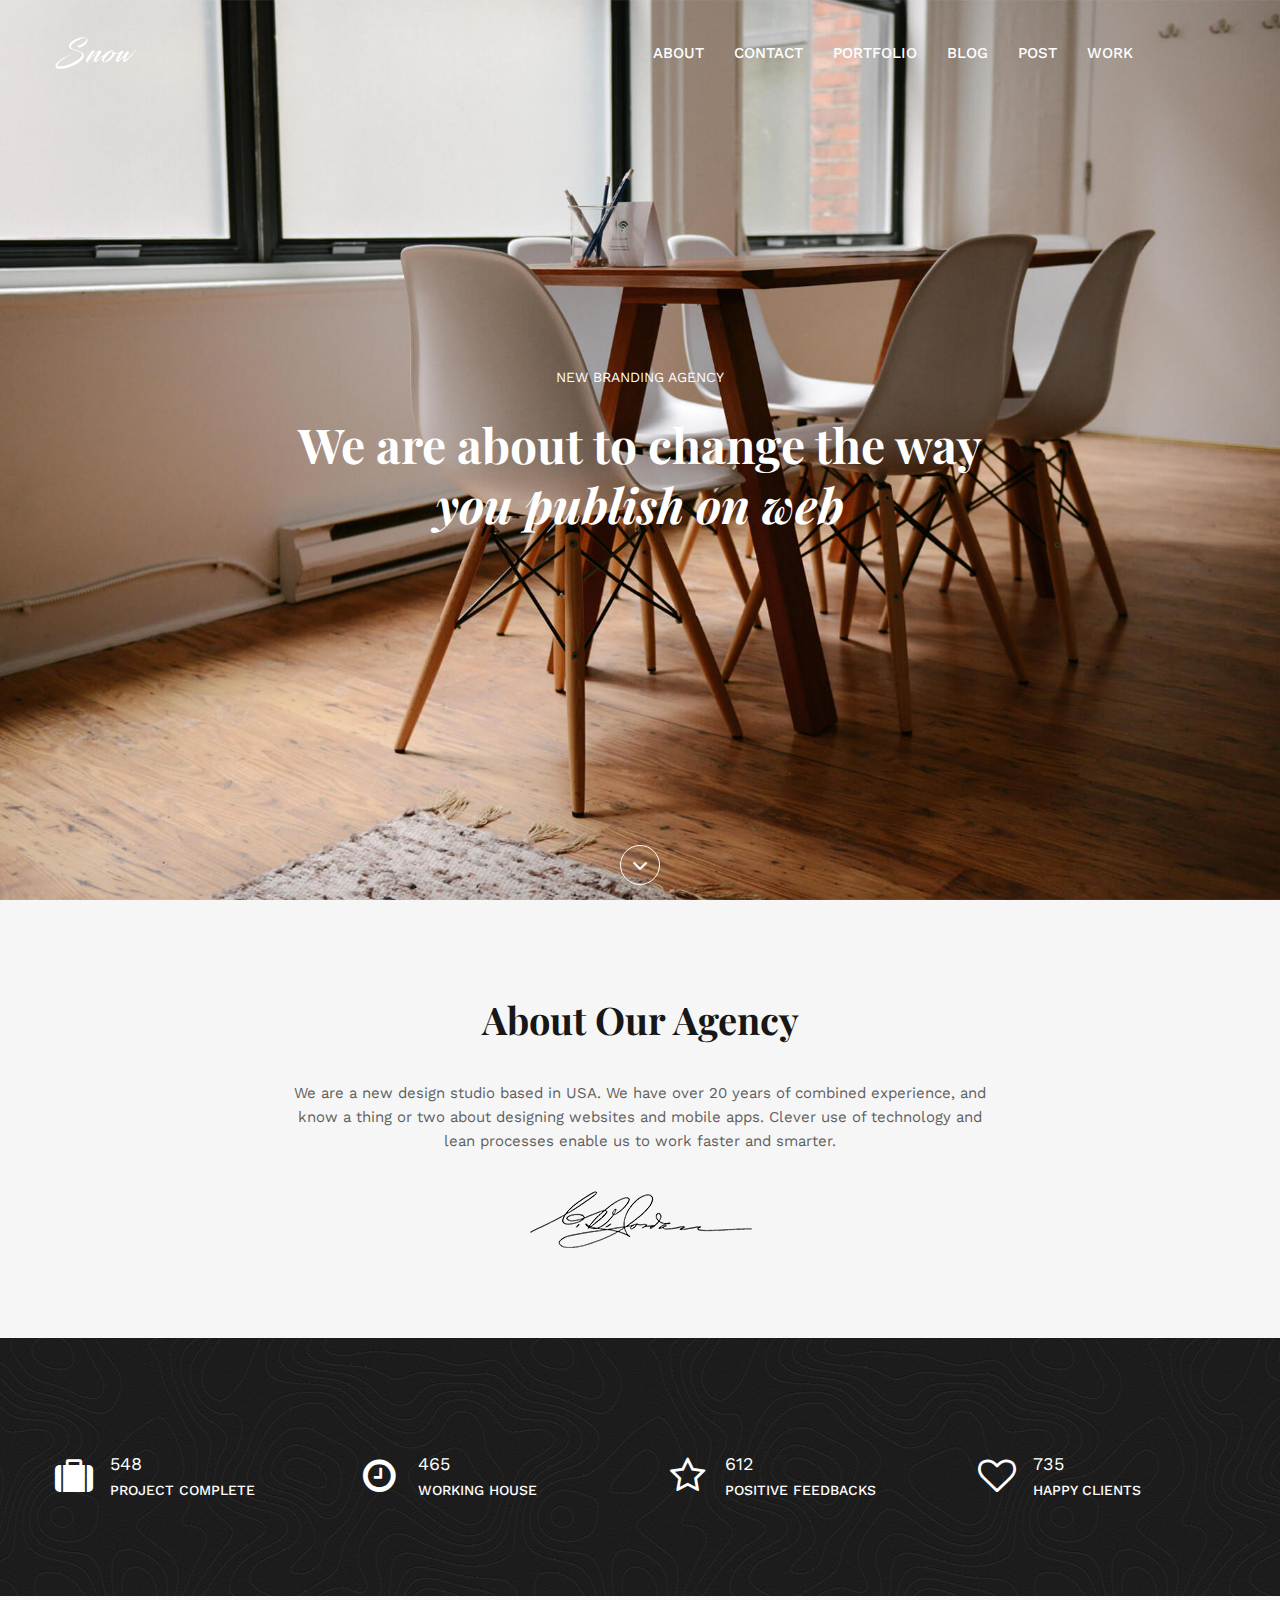
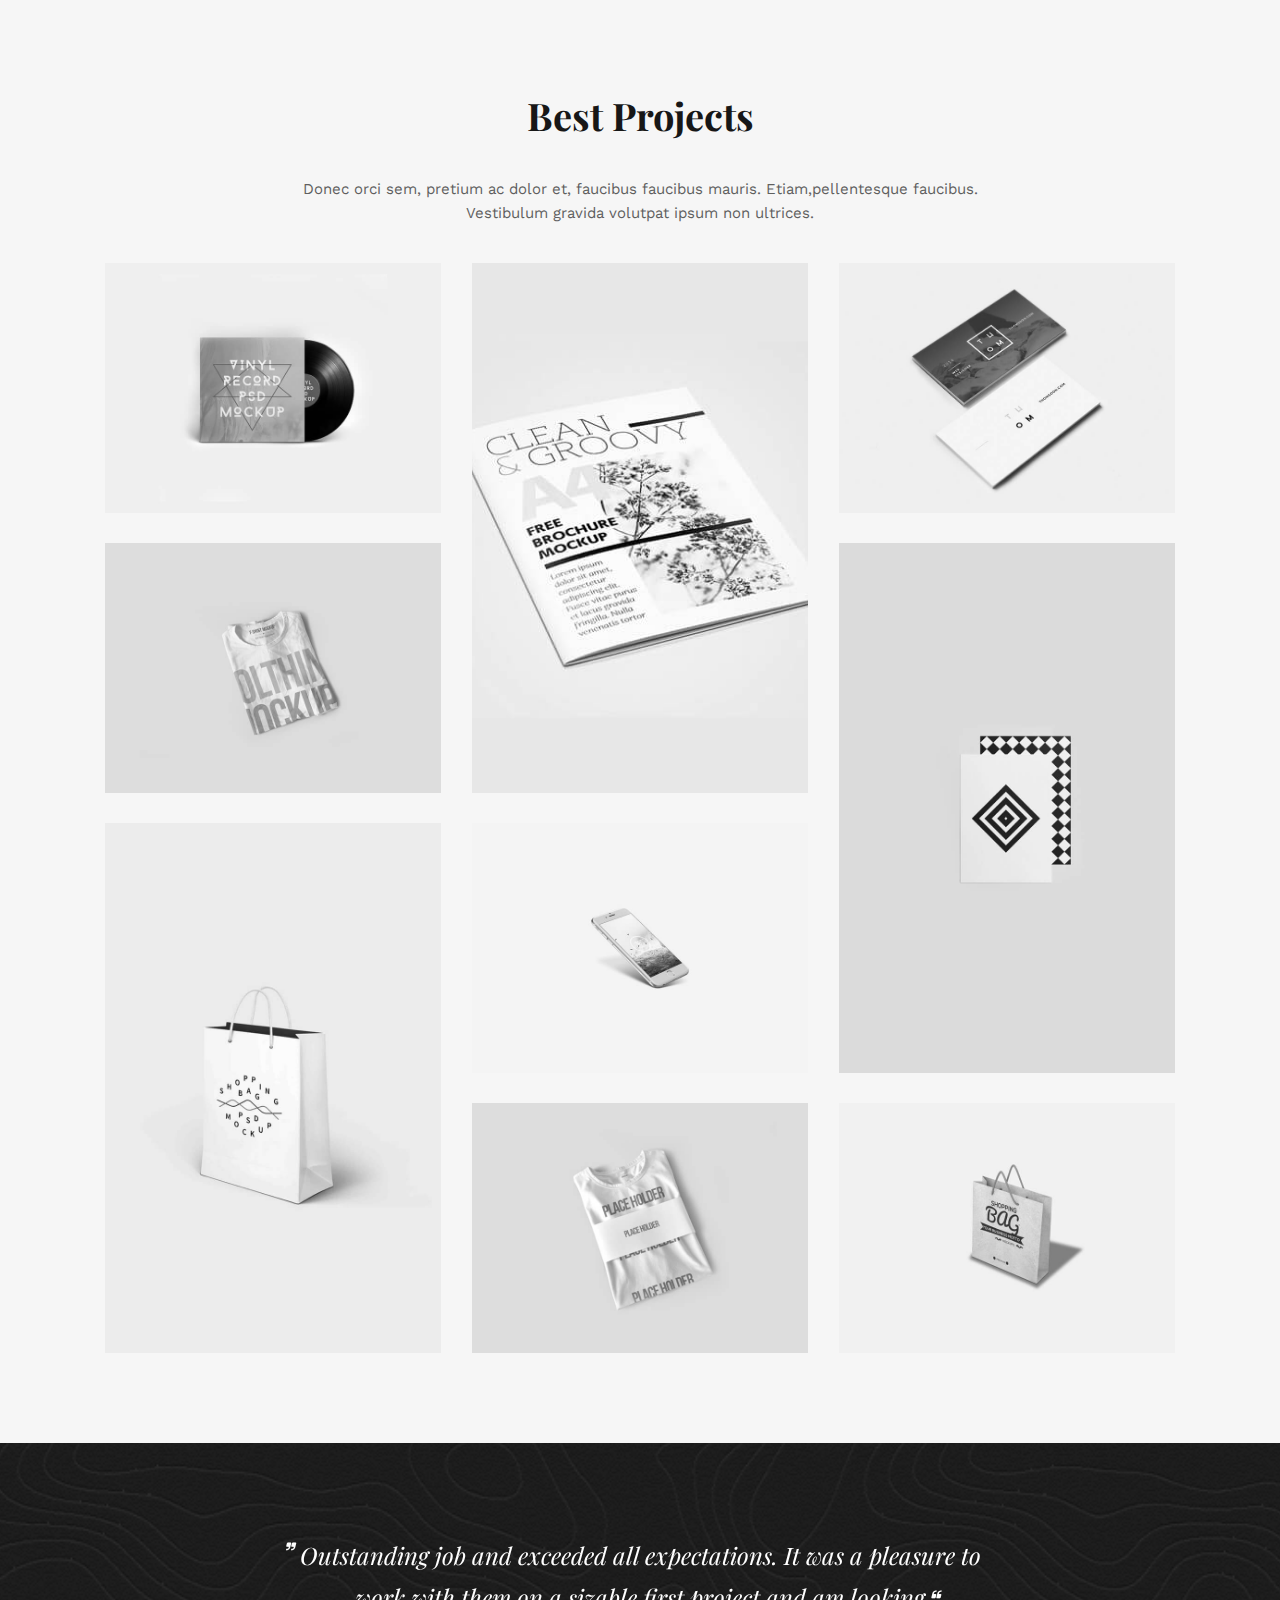
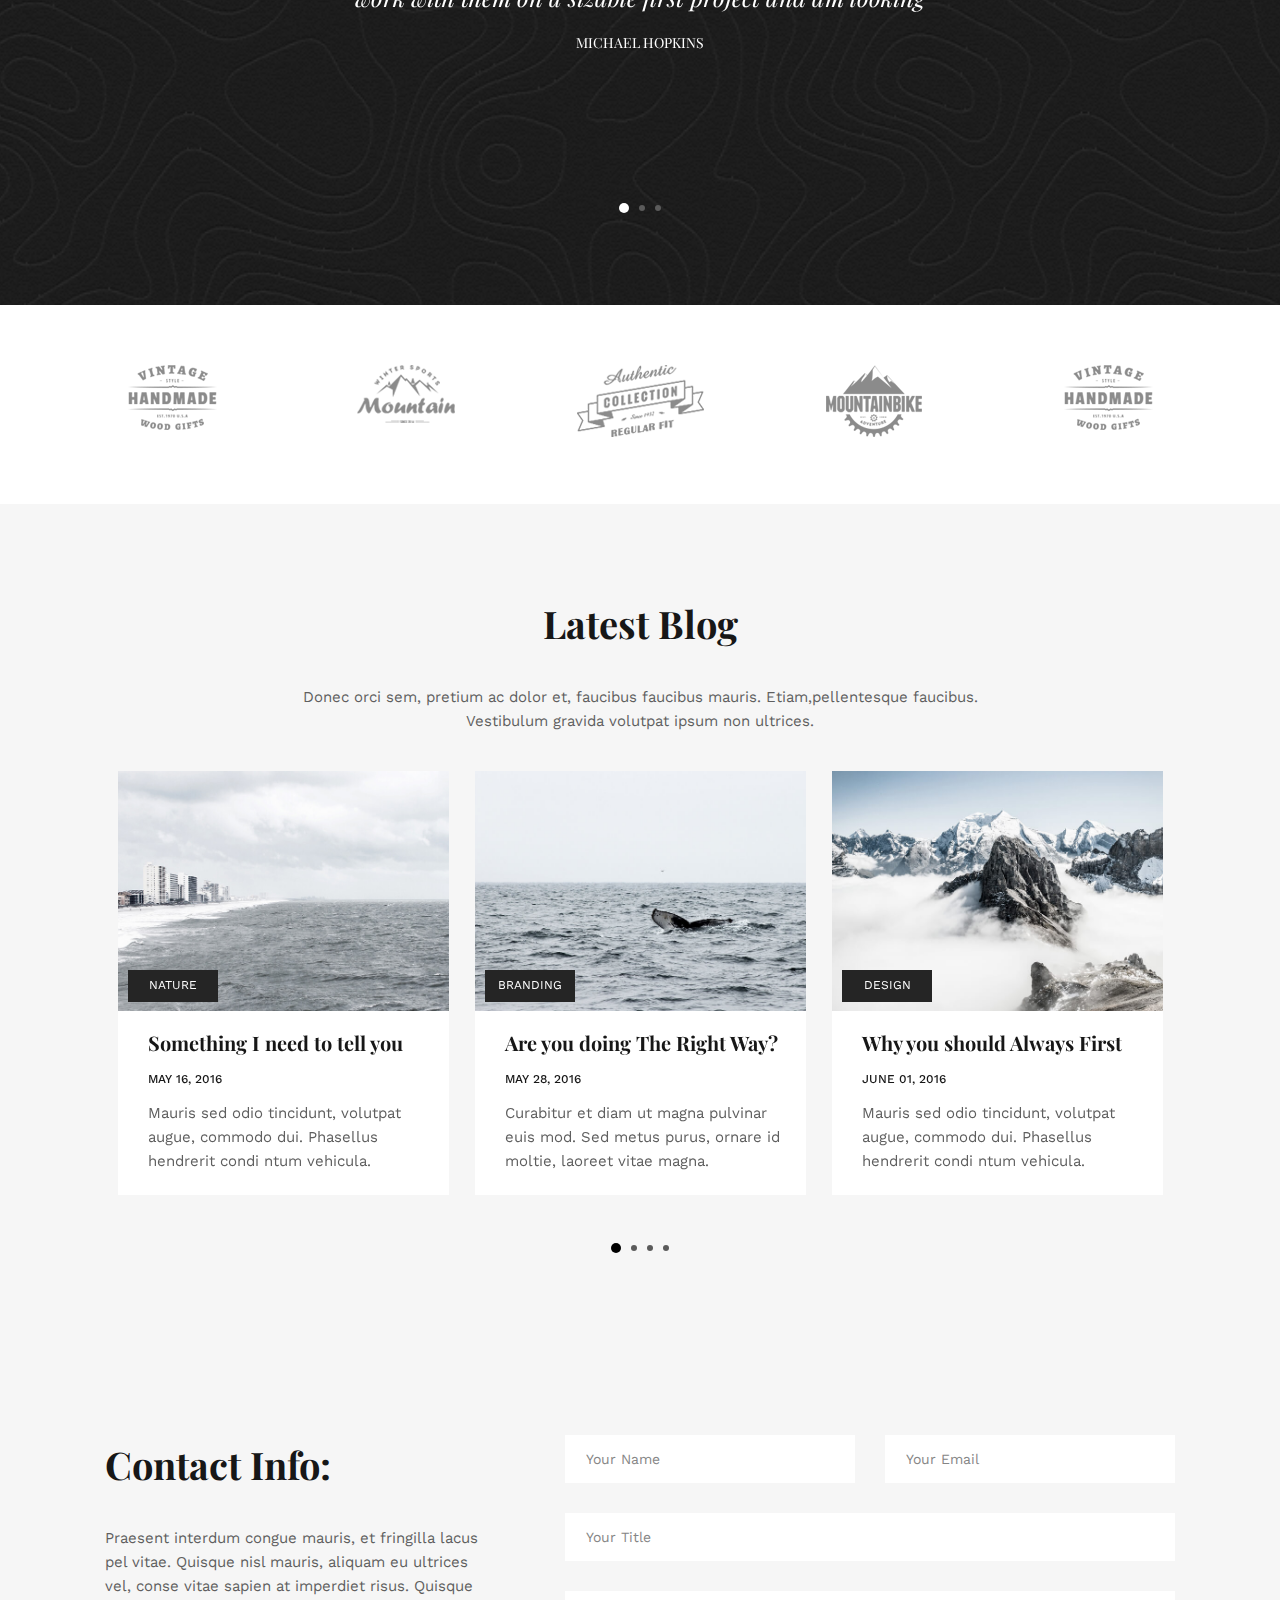
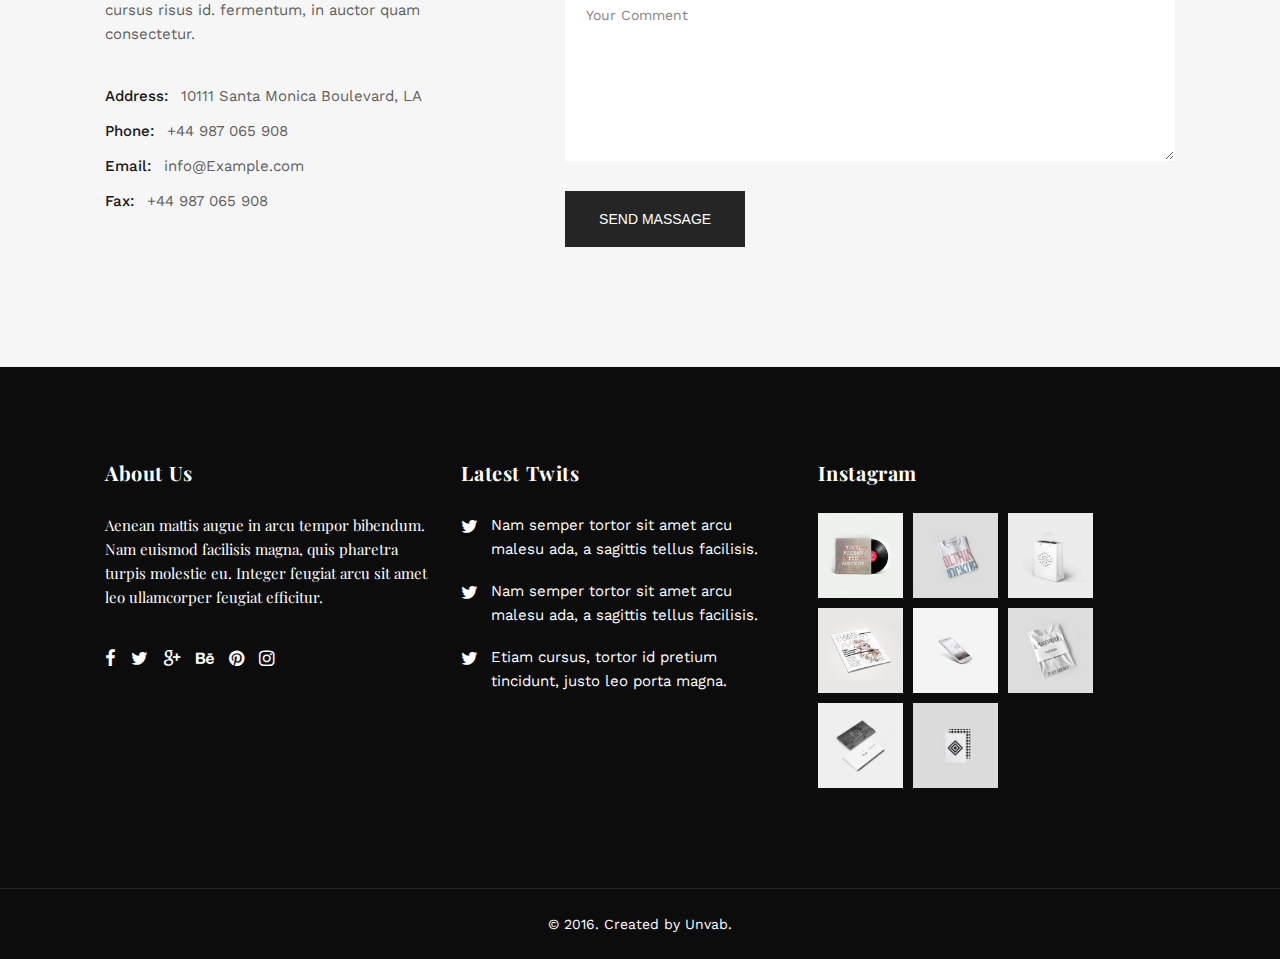
<file: index.html>
<!DOCTYPE html>
<html lang="en">
<head>
    <meta charset="UTF-8">
    <meta name="viewport" content="width=device-width, initial-scale=1">
    <title>Snow</title>
    <link rel="stylesheet" href="css/reset.css">
    <link rel="stylesheet" href="css/form.css">
    <link rel="stylesheet" href="css/joint_footer.css">
    <link rel="stylesheet" href="css/default.css">
    <link rel="stylesheet" href="css/icomoon.css">
    <link rel="stylesheet" href="css/slick.css">
    <link rel="stylesheet" href="css/main.css">
    <link href="https://fonts.googleapis.com/css?family=Playfair+Display:400,400i,700,700i&display=swap&subset=cyrillic" rel="stylesheet">
    <link href="https://fonts.googleapis.com/css?family=Work+Sans:400,500,700&display=swap" rel="stylesheet">
    <link href="https://fonts.googleapis.com/css?family=Roboto:300,400&display=swap&subset=cyrillic" rel="stylesheet">
</head>
<body>
    <div id="wrapper">
        <header id="header" style="background-image: url(img/bg-01.jpg);">
            <div class="header-content">
                <div class="container">
                    <div class="header-wrapper">
                        <a href="#" class="logo"><img width="82" height="32" src="img/logo-light.svg" alt="logo"></a>
                        <nav>
                            <span id="trigger" class="trigger">
                                <i></i>
                                <i></i>
                                <i></i>
                            </span>
                            <ul class="menu" id="menu">
                                <li><a href="#about-agency">About</a></li>
                                <li><a href="#contact">Contact</a></li>
                                <li><a href="portfolio.html">Portfolio</a></li>
                                <li><a href="blog.html">Blog</a></li>
                                <li><a href="single_post.html">Post</a></li>
                                <li><a href="single_work.html">Work</a></li>
                            </ul>
                        </nav>
                    </div>
                </div>
            </div>
            <div class="main-tagline">
                <span class="subtitle">
                    new branding agency
                </span>
                <h1>
                    We are about to change the way<span class="text-style"> you publish on web</span>
                </h1>
            </div>
            <div class="btn-down">
                <a href="#about-agency" class="icon-angle-down"></a>
            </div>
        </header>
        <main id="main">
            <section class="about-agency" id="about-agency">
                <div class="container">
                    <div class="heading">
                        <h2>
                            About Our Agency
                        </h2>
                        <p>
                            We are a new design studio based in USA. We have over 20 years of combined experience, and know
                            a thing or two about designing websites and mobile apps. Clever use of technology
                            and lean processes enable us to work faster and smarter.
                        </p>
                    </div>
                    <img src="img/about-agency-autograph.png" alt="signature" class="signature">
                </div>
            </section>
            <section class="our-achievements" style="background-image: url(img/bg-02.png);">
                <div class="container">
                    <h2 class="visibility-hidden">Our achivements</h2>
                    <div class="row">
                        <div class="col">
                            <div class="achievements-item">
                                <i class="icon-suitcase"></i>
                                <div class="achivements-datails">
                                    <div class="achievements-number">548
                                    </div>
                                    <div class="achievements-title">project complete
                                    </div>
                                </div>
                            </div>
                        </div>
                        <div class="col">
                            <div class="achievements-item">
                                <i class="icon-clock-o"></i>
                                <div class="achivements-datails">
                                    <div class="achievements-number">465
                                    </div>
                                    <div class="achievements-title">working house
                                    </div>
                                </div>
                            </div>
                        </div>
                        <div class="col">
                            <div class="achievements-item">
                                <i class="icon-star-o"></i>
                                <div class="achivements-datails">
                                    <div class="achievements-number">612
                                    </div>
                                    <div class="achievements-title">positive feedbacks
                                    </div>
                                </div>
                            </div>
                        </div>
                        <div class="col">
                            <div class="achievements-item">
                                <i class="icon-heart-o"></i>
                                <div class="achivements-datails">
                                    <div class="achievements-number">735
                                    </div>
                                    <div class="achievements-title">happy clients
                                    </div>
                                </div>
                            </div>
                        </div>
                    </div>
                </div>
            </section>
        </main>
    </div>
    <section class="best-projects">
        <div class="container">
            <div class="heading">
                <h2>
                    Best Projects
                </h2>
                <p>
                    Donec orci sem, pretium ac dolor et, faucibus faucibus mauris. Etiam,pellentesque faucibus.
                    Vestibulum gravida volutpat ipsum non ultrices.
                </p>
            </div>
            <div class="projects-items">
                <div class="projects-item-col">
                    <a href="#" class="project-item" style="background-image: url(img/img-05.jpg);">
                    </a>
                    <a href="#" class="project-item" style="background-image: url(img/img-06.jpg);">
                    </a>
                    <a href="#" class="project-item project-item-big" style="background-image: url(img/img-07.jpg);">
                    </a>
                </div>
                <div class="projects-item-col">
                    <a href="#" class="project-item project-item-big" style="background-image: url(img/img-08.jpg);">
                    </a>
                    <a href="#" class="project-item" style="background-image: url(img/img-09.jpg);">
                    </a>
                    <a href="#" class="project-item" style="background-image: url(img/img-10.jpg);">
                    </a>
                </div>
                <div class="projects-item-col">
                    <a href="#" class="project-item" style="background-image: url(img/img-11.jpg);">
                    </a>
                    <a href="#" class="project-item project-item-big" style="background-image: url(img/img-12.jpg);">
                    </a>
                    <a href="#" class="project-item" style="background-image: url(img/img-13.jpg);">
                    </a>
                </div>
            </div>
        </div>
    </section>
    <!-- best projects end -->
    <section class="testimonials" style="background-image: url(img/bg-02.png);">
        <h2 class="visibility-hidden">Best projects</h2>
        <div class="single-item">
            <div>
                <blockquote>
                    <p>Outstanding job and exceeded all expectations. It was a pleasure
                        to work with them on a sizable first project and am looking</p>
                    <cite>Michael Hopkins</cite>
                </blockquote>
            </div>
            <div>
                <blockquote>
                    <p>Lorem ipsum dolor sit amet, consectetur adipisicing elit. Doloremque, expedita!</p>
                    <cite>Michael Hopkins</cite>
                </blockquote>
            </div>
            <div>
                <blockquote>
                    <p>Outstanding job and exceeded all expectations. It was a pleasure
                        to work with them on a sizable first project and am looking
                        forward to start the next one asap.</p>
                    <cite>Michael Hopkins</cite>
                </blockquote>
            </div>
        </div>
    </section>
    <div class="block-logos">
        <div class="container">
            <div class="row logos-item">
                <a href="#"><img src="img/logos-01.png" alt="handmate"></a>
                <a href="#"><img src="img/logos-02.png" alt="mountain"></a>
                <a href="#"><img src="img/logos-03.png" alt="collection"></a>
                <a href="#"><img src="img/logos-04.png" alt="mountainbike"></a>
                <a href="#"><img src="img/logos-01.png" alt="handmate"></a>
                <a href="#"><img src="img/logos-02.png" alt="handmate"></a>
            </div>
        </div>
    </div>
    <section class="latest-blog">
        <div class="heading">
            <h2>
                Latest Blog
            </h2>
            <p>
                Donec orci sem, pretium ac dolor et, faucibus faucibus mauris. Etiam,pellentesque faucibus.
                Vestibulum gravida volutpat ipsum non ultrices.
            </p>
        </div>
        <div class="container post">
            <div class="post-carousele">
                <div class="post-block">
                    <a href="#">
                        <figure style="background-image: url(img/img-02.jpg)" class="post-image">
                            <figcaption class="post-figcap">nature</figcaption>
                        </figure>
                    </a>
                    <div class="post-text">
                        <h2 class="post-title">Something I need to tell you</h2>
                        <time datetime="2016-05-16" class="post-time">May 16, 2016</time>
                        <p>Mauris sed odio tincidunt, volutpat augue,
                            commodo dui. Phasellus hendrerit condi
                            ntum vehicula.
                        </p>
                    </div>
                </div>
                <div class="post-block">
                    <a href="#">
                        <figure style="background-image: url(img/img-03.jpg)" class="post-image">
                            <figcaption class="post-figcap">branding</figcaption>
                        </figure>
                    </a>
                    <div class="post-text">
                        <h2 class="post-title">Are you doing The Right Way?</h2>
                        <time datetime="2016-05-28" class="post-time">May 28, 2016</time>
                        <p>Curabitur et diam ut magna pulvinar euis
                            mod. Sed metus purus, ornare id moltie,
                            laoreet vitae magna.
                        </p>
                    </div>
                </div>
                <div class="post-block">
                    <a href="#">
                        <figure style="background-image: url(img/img-04.jpg)" class="post-image">
                            <figcaption class="post-figcap">design</figcaption>
                        </figure>
                    </a>
                    <div class="post-text">
                        <h2 class="post-title">Why you should Always First</h2>
                        <time datetime="2016-06-01" class="post-time">June 01, 2016</time>
                        <p>Mauris sed odio tincidunt, volutpat augue,
                            commodo dui. Phasellus hendrerit condi
                            ntum vehicula.
                        </p>
                    </div>
                </div>
                <div class="post-block">
                    <a href="#">
                        <figure style="background-image: url(img/img-02.jpg)" class="post-image">
                            <figcaption class="post-figcap">design</figcaption>
                        </figure>
                    </a>
                    <div class="post-text">
                        <h2 class="post-title">Why you should Always First</h2>
                        <time datetime="2016-06-01" class="post-time">June 01, 2016</time>
                        <p>Mauris sed odio tincidunt, volutpat augue,
                            commodo dui. Phasellus hendrerit condi
                            ntum vehicula.
                        </p>
                    </div>
                </div>
            </div>
        </div>
    </section>
    <section class="contact-info" id="contact">
        <div class="container">
            <div class="row">
                <div class="contact">
                    <div class="contact-headenig">
                        <h2>Contact Info:</h2>
                        <p>
                            Praesent interdum congue mauris, et fringilla lacus pel
                            vitae. Quisque nisl mauris, aliquam eu ultrices vel, conse
                            vitae sapien at imperdiet risus. Quisque cursus risus id.
                            fermentum, in auctor quam consectetur.
                        </p>
                    </div>
                    <ul class="contact-list">
                        <li>
                            <strong class="contact-list_title">Address:</strong>
                            <span> 10111 Santa Monica Boulevard, LA</span></li>
                        <li>
                            <strong class="contact-list_title">Phone:</strong>
                            <a href="tel:+44987065908"> +44 987 065 908</a></li>
                        <li>
                            <strong class="contact-list_title">Email:</strong>
                            <a href="mailto:info@Example.com"> info@Example.com</a></li>
                        <li>
                            <strong class="contact-list_title">Fax:</strong>
                            <a href="tel:+44987065908"> +44 987 065 908</a></li>
                    </ul>
                </div>
                <div class="contact-form">
                    <form action="#">
                        <div class="user-data">
                            <input type="text" placeholder="Your Name">
                            <input type="email" placeholder="Your Email">
                        </div>
                        <input type="text" placeholder="Your Title">
                        <textarea name="#" cols="30" rows="10" placeholder="Your Comment"></textarea>
                    </form>
                    <input type="submit" value="send massage">
                </div>
            </div>
        </div>
    </section>
    <footer id="footer">
        <section class="footer-block">
            <div class="container">
                <div class="row">
                    <div class="about-us">
                        <div class="footer-heading">
                            <h3>
                                About Us
                            </h3>
                            <p>
                                Aenean mattis augue in arcu tempor bibendum.
                                Nam euismod facilisis magna, quis pharetra turpis
                                molestie eu. Integer feugiat arcu sit amet leo
                                ullamcorper feugiat efficitur.
                            </p>
                            <ul class="about-us-icons">
                                <li><a href="#"><i class="icon-facebook"></i></a></li>
                                <li><a href="#"><i class="icon-twitter"></i></a></li>
                                <li><a href="#"><i class="icon-google"></i></a></li>
                                <li><a href="#"><i class="icon-behance"></i></a></li>
                                <li><a href="#"><i class="icon-pinterest"></i></a></li>
                                <li><a href="#"><i class="icon-instagram"></i></a></li>
                            </ul>
                        </div>
                    </div>
                    <div class="latest-twits">
                        <div class="footer-heading">
                            <h3>
                                Latest Twits
                            </h3>
                            <ul class="twits-icon">
                                <li class="twits-text"><a href="#" class="icon-twitter twits-twitter"></a>
                                    Nam semper tortor sit amet arcu malesu
                                    ada, a sagittis tellus facilisis.
                                </li>
                                <li class="twits-text"><a href="#" class="icon-twitter twits-twitter"></a>
                                    Nam semper tortor sit amet arcu malesu
                                    ada, a sagittis tellus facilisis.
                                </li>
                                <li class="twits-text"><a href="#" class="icon-twitter twits-twitter"></a>
                                    Etiam cursus, tortor id pretium tincidunt,
                                    justo leo porta magna.
                                </li>
                            </ul>
                        </div>
                    </div>
                    <div class="instagram">
                        <div class="footer-heading">
                            <h3>
                                Instagram
                            </h3>
                            <div class="row">
                                <a href="#" class="col" style="background-image: url(img/img-05.jpg);"></a>
                                <a href="#" class="col" style="background-image: url(img/img-06.jpg);"></a>
                                <a href="#" class="col" style="background-image: url(img/img-07.jpg);"></a>
                                <a href="#" class="col" style="background-image: url(img/img-08.jpg);"></a>
                                <a href="#" class="col" style="background-image: url(img/img-09.jpg);"></a>
                                <a href="#" class="col" style="background-image: url(img/img-10.jpg);"></a>
                                <a href="#" class="col" style="background-image: url(img/img-11.jpg);"></a>
                                <a href="#" class="col" style="background-image: url(img/img-12.jpg);"></a>
                            </div>
                        </div>
                    </div>
                </div>
            </div>
        </section>
        <div class="underfooter">
            &copy; 2016. Created by Unvab.
        </div>
    </footer>
    <script src="js/jquery-3.3.1.min.js"></script>
    <script src="js/slick.js"></script>
    <script src="js/masonry.pkgd.js"></script>
    <script src="js/main.js"></script>
</body>
</html>
</file>
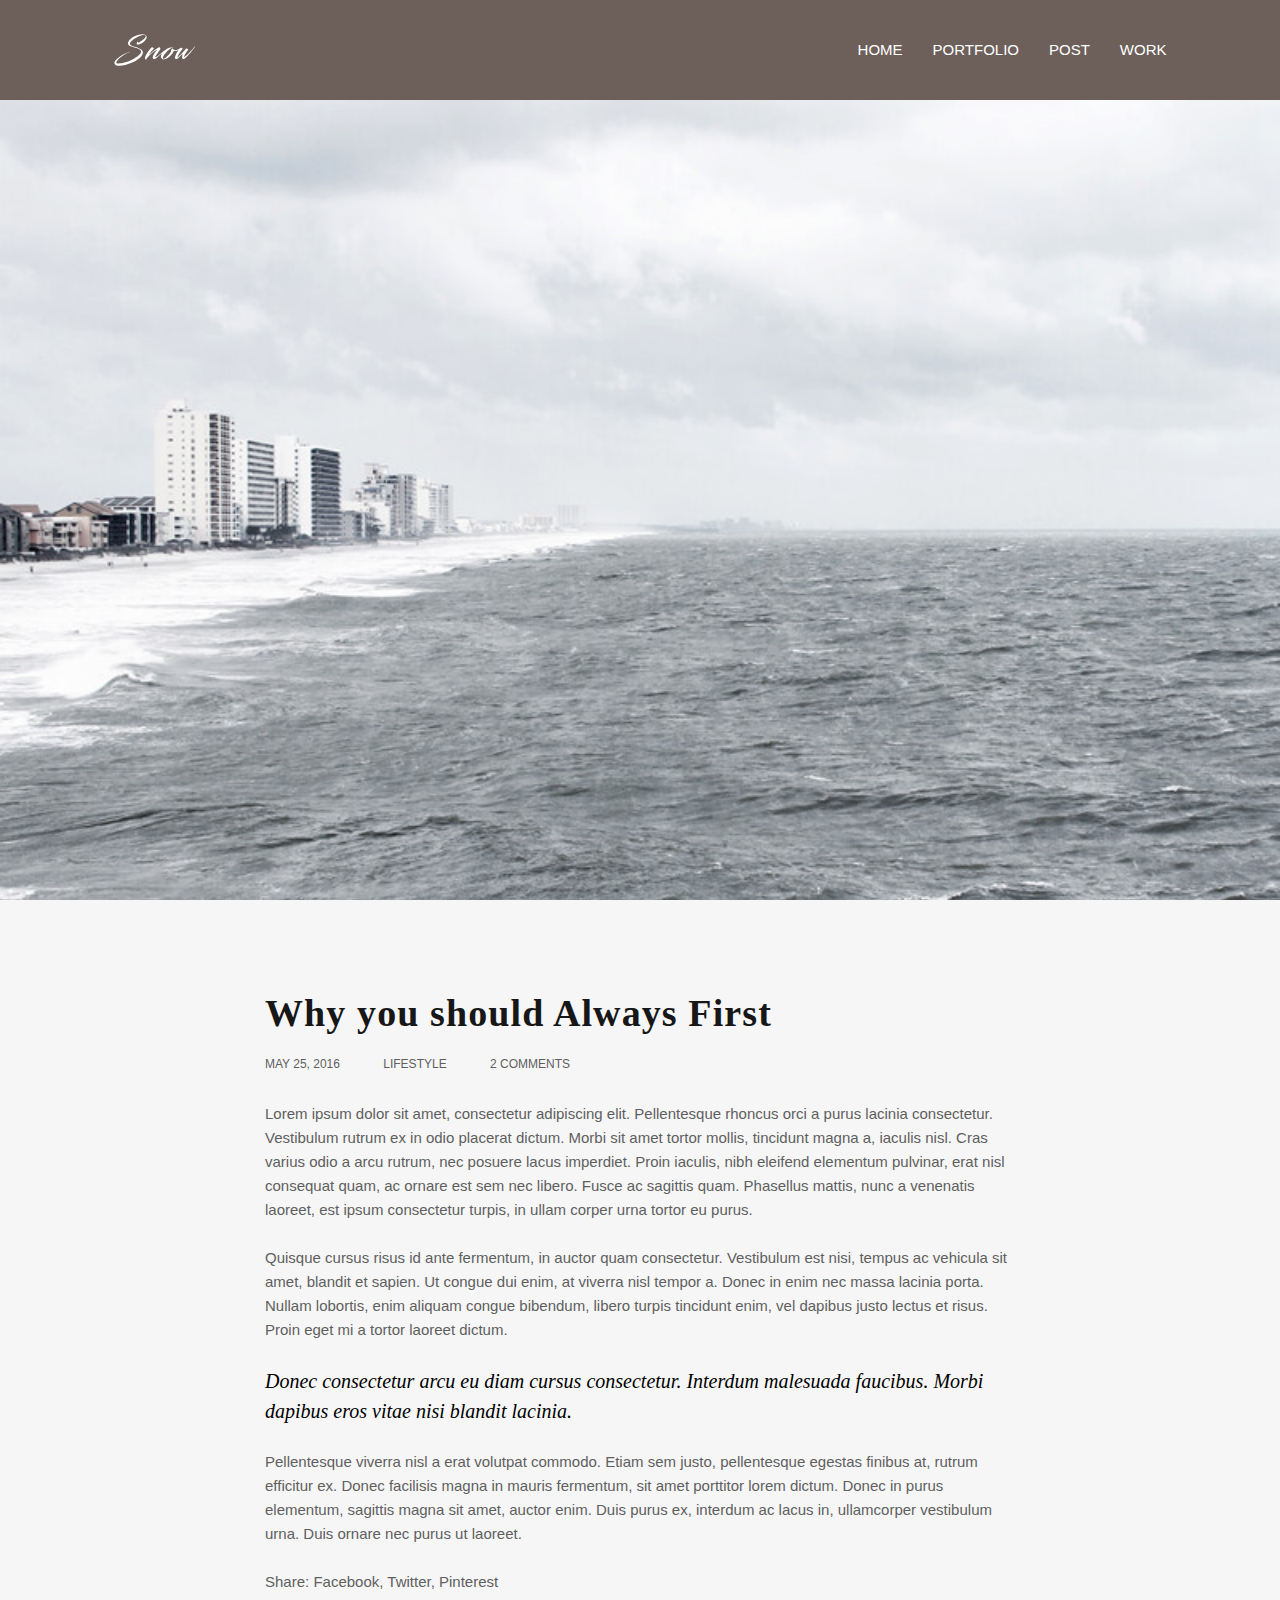
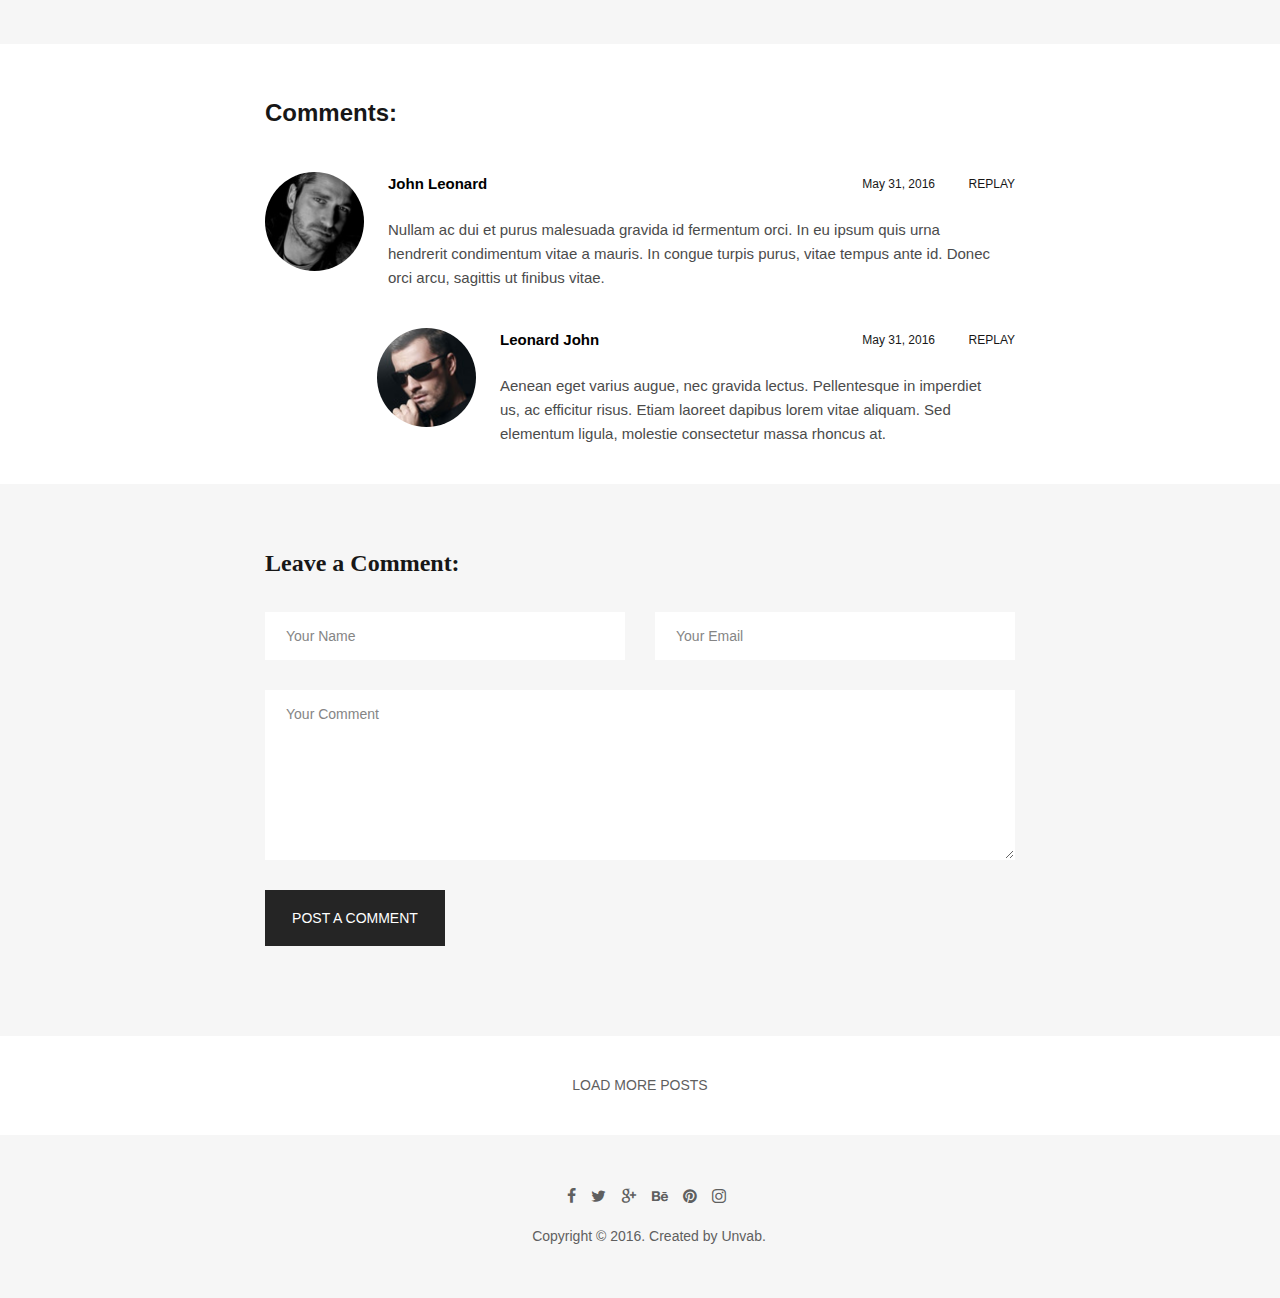
<file: blog.html>
<!DOCTYPE html>
<html lang="en">
<head>
    <meta charset="UTF-8">
    <meta name="viewport" content="width=device-width, initial-scale=1">
    <title>Blog</title>
    <link rel="stylesheet" href="css/reset.css">
    <link rel="stylesheet" href="css/form.css">
    <link rel="stylesheet" href="css/default.css">
    <link rel="stylesheet" href="css/icomoon.css">
    <link rel="stylesheet" href="css/joint_footer.css">
    <link rel="stylesheet" href="css/slick.css">
    <link rel="stylesheet" href="css/blog.css">
</head>
<body>
    <div id="wrapper">
        <header id="header">
            <div class="header-content">
                <div class="container">
                    <div class="header-wrapper">
                        <a href="#" class="logo"><img width="82" height="32" src="img/logo-light.svg" alt="logo"></a>
                        <nav>
                            <span id="trigger" class="trigger">
                                <i></i>
                                <i></i>
                                <i></i>
                            </span>
                            <ul class="menu" id="menu">
                                <li><a href="index.html">Home</a></li>
                                <li><a href="portfolio.html">Portfolio</a></li>
                                <li><a href="single_post.html">Post</a></li>
                                <li><a href="single_work.html">Work</a>
                            </ul>
                        </nav>
                    </div>
                </div>
            </div>
        </header>
        <main id="main">
            <section class="blog">
                <div class="blog-picture" style="background-image: url(img/img-02.jpg);">
                </div>
                <div class="container container-box">
                    <div class="blog-title">
                        <h1>
                            Why you should Always First
                        </h1>
                    </div>
                    <div class="blog-detail">
                        <time datetime="2016-05-25" class="datelink time">May 25, 2016 </time>
                        <a href="#" class="datelink">Lifestyle</a>
                        <a href="#" class="datelink">2 comments</a>
                    </div>
                    <div class="blog-description">
                        <p>
                            Lorem ipsum dolor sit amet, consectetur adipiscing elit. Pellentesque rhoncus orci a purus lacinia
                            consectetur. Vestibulum rutrum ex in odio placerat dictum. Morbi sit amet tortor mollis, tincidunt
                            magna a, iaculis nisl. Cras varius odio a arcu rutrum, nec posuere lacus imperdiet. Proin iaculis, nibh
                            eleifend elementum pulvinar, erat nisl consequat quam, ac ornare est sem nec libero. Fusce ac
                            sagittis quam. Phasellus mattis, nunc a venenatis laoreet, est ipsum consectetur turpis, in ullam
                            corper urna tortor eu purus.
                        </p>
                        <p>Quisque cursus risus id ante fermentum, in auctor quam consectetur. Vestibulum est nisi, tempus ac
                            vehicula sit amet, blandit et sapien. Ut congue dui enim, at viverra nisl tempor a. Donec in enim nec
                            massa lacinia porta. Nullam lobortis, enim aliquam congue bibendum, libero turpis tincidunt enim,
                            vel dapibus justo lectus et risus. Proin eget mi a tortor laoreet dictum. </p>
                        <p><span class="parag-style"> Donec consectetur arcu eu diam cursus consectetur. Interdum malesuada faucibus.
                                Morbi dapibus eros vitae nisi blandit lacinia.</span>
                        </p>
                        <p>Pellentesque viverra nisl a erat volutpat commodo. Etiam sem justo, pellentesque egestas finibus at,
                            rutrum efficitur ex. Donec facilisis magna in mauris fermentum, sit amet porttitor lorem dictum.
                            Donec in purus elementum, sagittis magna sit amet, auctor enim. Duis purus ex, interdum ac lacus
                            in, ullamcorper vestibulum urna. Duis ornare nec purus ut laoreet.</p>
                    </div>
                    <div class="blog-links">
                        <span class="link-style">
                            Share:
                        </span>
                        <a href="#">Facebook,</a>
                        <a href="#">Twitter,</a>
                        <a href="#">Pinterest</a>
                    </div>
                </div>
            </section>
            <section class="comments">
                <h2 class="visibility-hidden">Comments</h2>
                <div class="container container-box">
                    <strong class="title-comments">Comments:</strong>
                    <div class="comment user-comment">
                        <img src="img/comment-01.jpg" alt="" class="user-img">
                        <div class="comment-description">
                            <strong class="user-name">
                                John Leonard
                            </strong>
                            <p>
                                Nullam ac dui et purus malesuada gravida id fermentum orci. In eu ipsum quis urna
                                hendrerit condimentum vitae a mauris. In congue turpis purus, vitae tempus ante
                                id. Donec orci arcu, sagittis ut finibus vitae.
                            </p>
                            <time datetime="2016-05-31" class="comment-date">May 31, 2016 </time>
                            <span class="comment-replay">replay</span>
                        </div>
                    </div>
                    <div class="comment author-comment">
                        <img src="img/comment-02.jpg" alt="" class="user-img">
                        <div class="comment-description">
                            <strong class="user-name">
                                Leonard John
                            </strong>
                            <p>
                                Aenean eget varius augue, nec gravida lectus. Pellentesque in imperdiet
                                us, ac efficitur risus. Etiam laoreet dapibus lorem vitae aliquam. Sed
                                elementum ligula, molestie consectetur massa rhoncus at.
                            </p>
                            <time datetime="2016-05-31" class="comment-date">May 31, 2016 </time>
                            <span class="comment-replay">replay</span>
                        </div>
                    </div>
                </div>
            </section>
            <section class="blog-contact-info">
                <div class="container container-box">
                    <div class="contact-form">
                        <h2>
                            Leave a Comment:
                        </h2>
                        <form action="#">
                            <div class="user-data">
                                <input type="text" placeholder="Your Name">
                                <input type="email" placeholder="Your Email">
                            </div>
                            <textarea name="#" cols="30" rows="10" placeholder="Your Comment"></textarea>
                        </form>
                        <input type="submit" value="post a comment">
                    </div>
                </div>
            </section>
            <div class="load-more-post">
                load more posts
            </div>
        </main>
        <footer class="joint-footer">
            <div class="joint-footer-items">
                <ul class="joint-footer-icons">
                    <li><a href="#" class="icon-facebook"></a></li>
                    <li><a href="#" class="icon-twitter"></a></li>
                    <li><a href="#" class="icon-google"></a></li>
                    <li><a href="#" class="icon-behance"></a></li>
                    <li><a href="#" class="icon-pinterest"></a></li>
                    <li><a href="#" class="icon-instagram"></a></li>
                </ul>
                <div class="joint-underfooter">
                    Copyright &copy; 2016. Created by Unvab.
                </div>
            </div>
        </footer>
    </div>
    <script src="js/jquery-3.3.1.min.js"></script>
    <script src="js/slick.js"></script>
    <script src="js/masonry.pkgd.js"></script>
    <script src="js/main.js"></script>
</body>
</html>
</file>
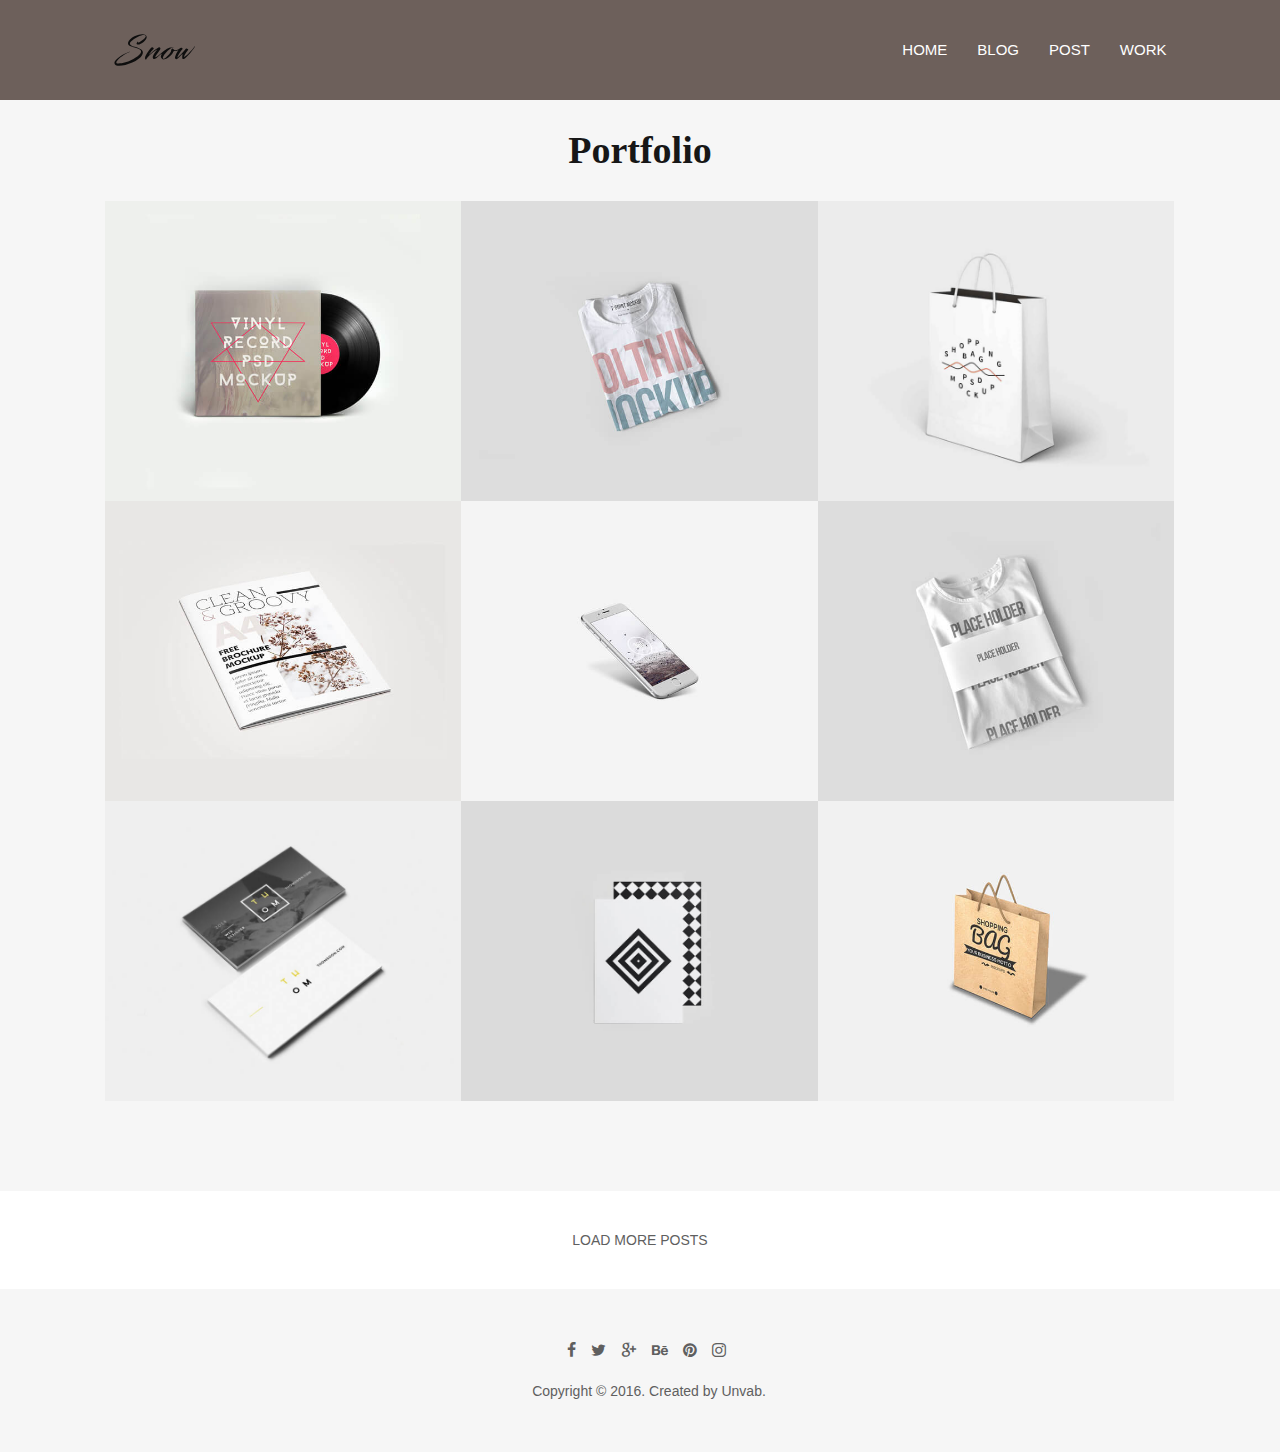
<file: portfolio.html>
<!DOCTYPE html>
<html lang="en">

<head>
    <meta charset="UTF-8">
    <meta name="viewport" content="width=device-width, initial-scale=1">
    <title>Portfolio</title>
    <link rel="stylesheet" href="css/reset.css">
    <link rel="stylesheet" href="css/form.css">
    <link rel="stylesheet" href="css/joint_footer.css">
    <link rel="stylesheet" href="css/default.css">
    <link rel="stylesheet" href="css/icomoon.css">
    <link rel="stylesheet" href="css/slick.css">
    <link rel="stylesheet" href="css/portfolio.css">
</head>

<body>
    <div id="wrapper">
        <header id="header">
            <div class="header-content">
                <div class="container">
                    <div class="header-wrapper">
                        <a href="#" class="logo"><img width="82" height="32" src="img/logo-dark.svg" alt="logo"></a>
                        <nav>
                            <span id="trigger" class="trigger">
                                <i></i>
                                <i></i>
                                <i></i>
                            </span>
                            <ul class="menu" id="menu">
                                <li><a href="index.html">Home</a></li>
                                <li><a href="blog.html">Blog</a></li>
                                <li><a href="single_post.html">Post</a></li>
                                <li><a href="single_work.html">Work</a>
                            </ul>
                        </nav>
                    </div>
                </div>
            </div>
        </header>
        <main id="main">
            <section class="portfolio">
                <div class="container">
                    <div class="heading">
                        <h2>
                            Portfolio
                        </h2>
                    </div>
                    <div id="portfolio-gallery">
                        <div class="item"><a href="#" style="background-image: url(img/img-05.jpg);">
                                <div class="item-hover">
                                    <div class="item-hover-description">
                                        <strong class="item-hover-title">
                                            Minimal Mobile App
                                        </strong>
                                        <span class="item-hover-text">
                                            design
                                        </span>
                                    </div>
                                </div>
                            </a>
                        </div>
                        <div class="item"><a href="#" style="background-image: url(img/img-06.jpg);">
                                <div class="item-hover">
                                    <div class="item-hover-description">
                                        <strong class="item-hover-title">
                                            Minimal Mobile App
                                        </strong>
                                        <span class="item-hover-text">
                                            design
                                        </span>
                                    </div>
                                </div>
                            </a>
                        </div>
                        <div class="item"><a href="#" style="background-image: url(img/img-07.jpg);">
                                <div class="item-hover">
                                    <div class="item-hover-description">
                                        <strong class="item-hover-title">
                                            Minimal Mobile App
                                        </strong>
                                        <span class="item-hover-text">
                                            design
                                        </span>
                                    </div>
                                </div>
                            </a>
                        </div>
                        <div class="item"><a href="#" style="background-image: url(img/img-08.jpg);">
                                <div class="item-hover">
                                    <div class="item-hover-description">
                                        <strong class="item-hover-title">
                                            Minimal Mobile App
                                        </strong>
                                        <span class="item-hover-text">
                                            design
                                        </span>
                                    </div>
                                </div>
                            </a>
                        </div>
                        <div class="item"><a href="#" style="background-image: url(img/img-09.jpg);">
                                <div class="item-hover">
                                    <div class="item-hover-description">
                                        <strong class="item-hover-title">
                                            Minimal Mobile App
                                        </strong>
                                        <span class="item-hover-text">
                                            design
                                        </span>
                                    </div>
                                </div>
                            </a>
                        </div>
                        <div class="item"><a href="#" style="background-image: url(img/img-10.jpg);">
                                <div class="item-hover">
                                    <div class="item-hover-description">
                                        <strong class="item-hover-title">
                                            Minimal Mobile App
                                        </strong>
                                        <span class="item-hover-text">
                                            design
                                        </span>
                                    </div>
                                </div>
                            </a>
                        </div>
                        <div class="item"><a href="#" style="background-image: url(img/img-11.jpg);">
                                <div class="item-hover">
                                    <div class="item-hover-description">
                                        <strong class="item-hover-title">
                                            Minimal Mobile App
                                        </strong>
                                        <span class="item-hover-text">
                                            design
                                        </span>
                                    </div>
                                </div>
                            </a>
                        </div>
                        <div class="item"><a href="#" style="background-image: url(img/img-12.jpg);">
                                <div class="item-hover">
                                    <div class="item-hover-description">
                                        <strong class="item-hover-title">
                                            Minimal Mobile App
                                        </strong>
                                        <span class="item-hover-text">
                                            design
                                        </span>
                                    </div>
                                </div>
                            </a>
                        </div>
                        <div class="item"><a href="#" style="background-image: url(img/img-13.jpg);">
                                <div class="item-hover">
                                    <div class="item-hover-description">
                                        <strong class="item-hover-title">
                                            Minimal Mobile App
                                        </strong>
                                        <span class="item-hover-text">
                                            design
                                        </span>
                                    </div>
                                </div>
                            </a>
                        </div>
                        <div class="clearfix"></div>
                    </div>
                </div>
            </section>
            <div class="load-more-post">
                load more posts
            </div>
        </main>
        <footer class="joint-footer">
            <div class="joint-footer-items">
                <ul class="joint-footer-icons">
                    <li><a href="#" class="icon-facebook"></a></li>
                    <li><a href="#" class="icon-twitter"></a></li>
                    <li><a href="#" class="icon-google"></a></li>
                    <li><a href="#" class="icon-behance"></a></li>
                    <li><a href="#" class="icon-pinterest"></a></li>
                    <li><a href="#" class="icon-instagram"></a></li>
                </ul>
                <div class="joint-underfooter">
                    Copyright &copy; 2016. Created by Unvab.
                </div>
            </div>
        </footer>
    </div>
    <script src="js/jquery-3.3.1.min.js"></script>
    <script src="js/slick.js"></script>
    <script src="js/masonry.pkgd.js"></script>
    <script src="js/main.js"></script>
</body>

</html>
</file>
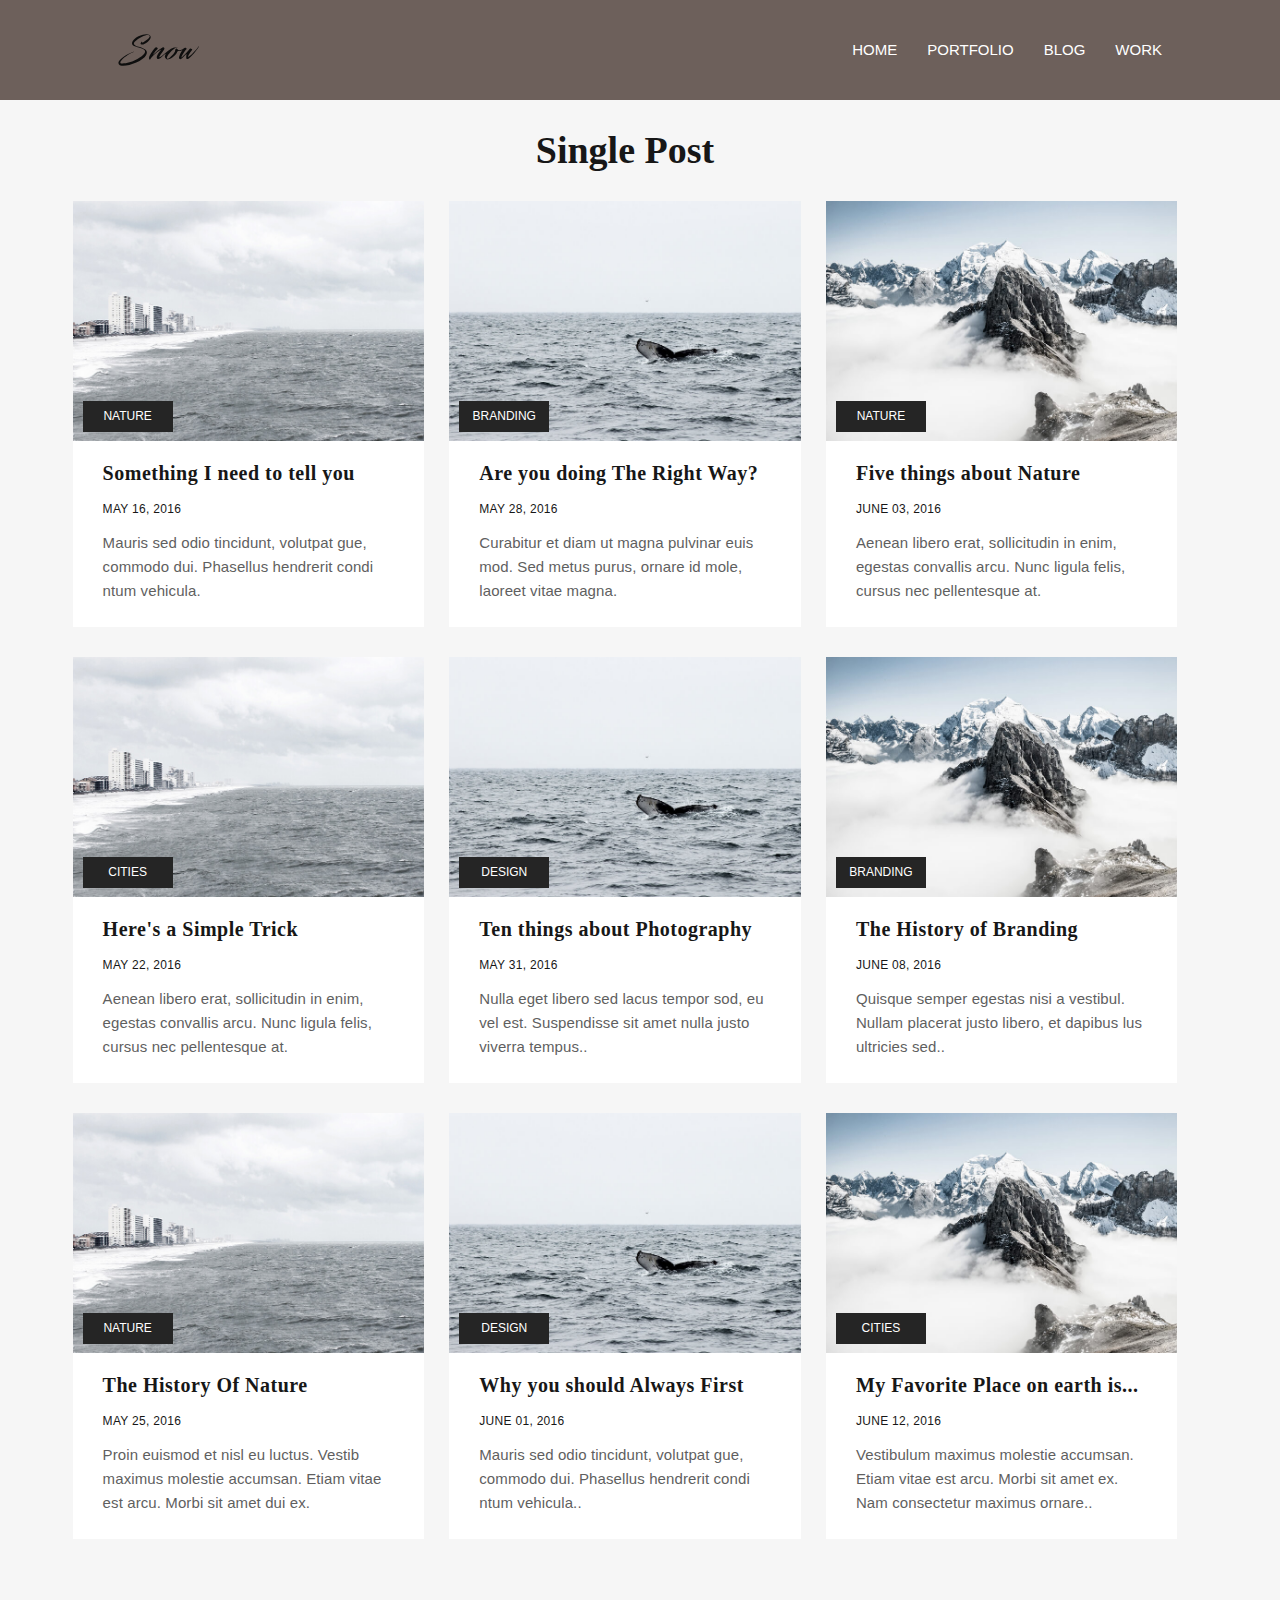
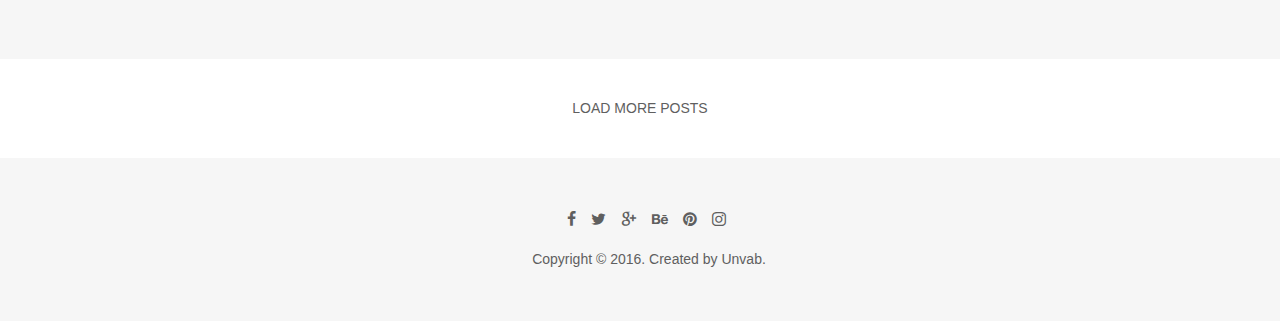
<file: single_post.html>
<!DOCTYPE html>
<html lang="en">
<head>
    <meta charset="UTF-8">
    <meta name="viewport" content="width=device-width, initial-scale=1">
    <title>Single Post</title>
    <link rel="stylesheet" href="css/default.css">
    <link rel="stylesheet" href="css/icomoon.css">
    <link rel="stylesheet" href="css/joint_footer.css">
    <link rel="stylesheet" href="css/reset.css">
    <link rel="stylesheet" href="css/slick.css">
    <link rel="stylesheet" href="css/single_post.css">
</head>
<body>
    <div id="wrapper">
        <header id="header">
            <div class="header-content">
                <div class="container">
                    <div class="header-wrapper">
                        <a href="#" class="logo"><img width="82" height="32" src="img/logo-dark.svg" alt="logo"></a>
                        <nav>
                            <span id="trigger" class="trigger">
                                <i></i>
                                <i></i>
                                <i></i>
                            </span>
                            <ul class="menu" id="menu">
                                <li><a href="index.html">Home</a></li>
                                <li><a href="portfolio.html">Portfolio</a></li>
                                <li><a href="blog.html">Blog</a></li>
                                <li><a href="single_work.html">Work</a></li>
                            </ul>
                        </nav>
                    </div>
                </div>
            </div>
        </header>
        <main id="main">
            <section class="single-post">
                <div class="container">
                    <div class="heading">
                        <h2>
                            Single Post
                        </h2>
                    </div>
                    <div class="projects-items">
                        <div class="projects-item-col">
                            <div class="post-block">
                                <a href="#">
                                    <figure style="background-image: url(img/img-02.jpg)" class="post-image">
                                        <figcaption class="post-figcap">nature</figcaption>
                                    </figure>
                                </a>
                                <div class="post-text">
                                    <h2 class="post-title">Something I need to tell you</h2>
                                    <time datetime="2016-05-16" class="post-time">May 16, 2016</time>
                                    <p>Mauris sed odio tincidunt, volutpat gue,
                                        commodo dui. Phasellus hendrerit condi
                                        ntum vehicula.
                                    </p>
                                </div>
                            </div>
                            <div class="post-block">
                                <a href="#">
                                    <figure style="background-image: url(img/img-03.jpg)" class="post-image">
                                        <figcaption class="post-figcap">branding</figcaption>
                                    </figure>
                                </a>
                                <div class="post-text">
                                    <h2 class="post-title">Are you doing The Right Way?</h2>
                                    <time datetime="2016-05-28" class="post-time">May 28, 2016</time>
                                    <p>Curabitur et diam ut magna pulvinar euis
                                        mod. Sed metus purus, ornare id mole,
                                        laoreet vitae magna.
                                    </p>
                                </div>
                            </div>
                            <div class="post-block">
                                <a href="#">
                                    <figure style="background-image: url(img/img-04.jpg)" class="post-image post-image-big">
                                        <figcaption class="post-figcap">nature</figcaption>
                                    </figure>
                                </a>
                                <div class="post-text">
                                    <h2 class="post-title">Five things about Nature</h2>
                                    <time datetime="2016-03-06" class="post-time">June 03, 2016</time>
                                    <p>Aenean libero erat, sollicitudin in enim,
                                        egestas convallis arcu. Nunc ligula felis,
                                        cursus nec pellentesque at.
                                    </p>
                                </div>
                            </div>
                        </div>
                        <div class="projects-item-col">
                            <div class="post-block">
                                <a href="#">
                                    <figure style="background-image: url(img/img-02.jpg)" class="post-image post-image-big">
                                        <figcaption class="post-figcap">cities</figcaption>
                                    </figure>
                                </a>
                                <div class="post-text">
                                    <h2 class="post-title">Here's a Simple Trick</h2>
                                    <time datetime="2016-05-22" class="post-time">May 22, 2016</time>
                                    <p>Aenean libero erat, sollicitudin in enim,
                                        egestas convallis arcu. Nunc ligula felis,
                                        cursus nec pellentesque at.
                                    </p>
                                </div>
                            </div>
                            <div class="post-block">
                                <a href="#">
                                    <figure style="background-image: url(img/img-03.jpg)" class="post-image">
                                        <figcaption class="post-figcap">design</figcaption>
                                    </figure>
                                </a>
                                <div class="post-text">
                                    <h2 class="post-title">Ten things about Photography</h2>
                                    <time datetime="2016-05-31" class="post-time">May 31, 2016</time>
                                    <p>Nulla eget libero sed lacus tempor sod,
                                        eu vel est. Suspendisse sit amet nulla
                                        justo viverra tempus..
                                    </p>
                                </div>
                            </div>
                            <div class="post-block">
                                <a href="#">
                                    <figure style="background-image: url(img/img-04.jpg)" class="post-image">
                                        <figcaption class="post-figcap">branding</figcaption>
                                    </figure>
                                </a>
                                <div class="post-text">
                                    <h2 class="post-title">The History of Branding</h2>
                                    <time datetime="2016-08-06" class="post-time">June 08, 2016</time>
                                    <p>Quisque semper egestas nisi a vestibul.
                                        Nullam placerat justo libero, et dapibus
                                        lus ultricies sed..
                                    </p>
                                </div>
                            </div>
                        </div>
                        <div class="projects-item-col">
                            <div class="post-block">
                                <a href="#">
                                    <figure style="background-image: url(img/img-02.jpg)" class="post-image">
                                        <figcaption class="post-figcap">nature</figcaption>
                                    </figure>
                                </a>
                                <div class="post-text">
                                    <h2 class="post-title">The History Of Nature</h2>
                                    <time datetime="2016-05-25" class="post-time">May 25, 2016</time>
                                    <p>Proin euismod et nisl eu luctus. Vestib
                                        maximus molestie accumsan. Etiam vitae
                                        est arcu. Morbi sit amet dui ex.
                                    </p>
                                </div>
                            </div>
                            <div class="post-block">
                                <a href="#">
                                    <figure style="background-image: url(img/img-03.jpg)" class="post-image">
                                        <figcaption class="post-figcap">design</figcaption>
                                    </figure>
                                </a>
                                <div class="post-text">
                                    <h2 class="post-title">Why you should 
                                    Always First</h2>
                                    <time datetime="2016-05-16" class="post-time">June 01, 2016</time>
                                    <p>Mauris sed odio tincidunt, volutpat gue,
                                        commodo dui. Phasellus hendrerit condi
                                        ntum vehicula..
                                    </p>
                                </div>
                            </div>
                            <div class="post-block">
                                <a href="#">
                                    <figure style="background-image: url(img/img-04.jpg)" class="post-image  post-image-big">
                                        <figcaption class="post-figcap">cities</figcaption>
                                    </figure>
                                </a>
                                <div class="post-text">
                                    <h2 class="post-title">My Favorite Place on earth is...</h2>
                                    <time datetime="2016-06-12" class="post-time">June 12, 2016</time>
                                    <p>Vestibulum maximus molestie accumsan.
                                        Etiam vitae est arcu. Morbi sit amet ex.
                                        Nam consectetur maximus ornare..
                                    </p>
                                </div>
                            </div>
                        </div>
                    </div>
                </div>
            </section>
            <div class="load-more-post">
                load more posts
            </div>
        </main>
        <footer class="joint-footer">
            <div class="joint-footer-items">
                <ul class="joint-footer-icons">
                    <li><a href="#" class="icon-facebook"></a></li>
                    <li><a href="#" class="icon-twitter"></a></li>
                    <li><a href="#" class="icon-google"></a></li>
                    <li><a href="#" class="icon-behance"></a></li>
                    <li><a href="#" class="icon-pinterest"></a></li>
                    <li><a href="#" class="icon-instagram"></a></li>
                </ul>
                <div class="joint-underfooter">
                    Copyright &copy; 2016. Created by Unvab.
                </div>
            </div>
        </footer>
    </div>
    <script src="js/jquery-3.3.1.min.js"></script>
    <script src="js/slick.js"></script>
    <script src="js/masonry.pkgd.js"></script>
    <script src="js/main.js"></script>
</body>
</html>
</file>
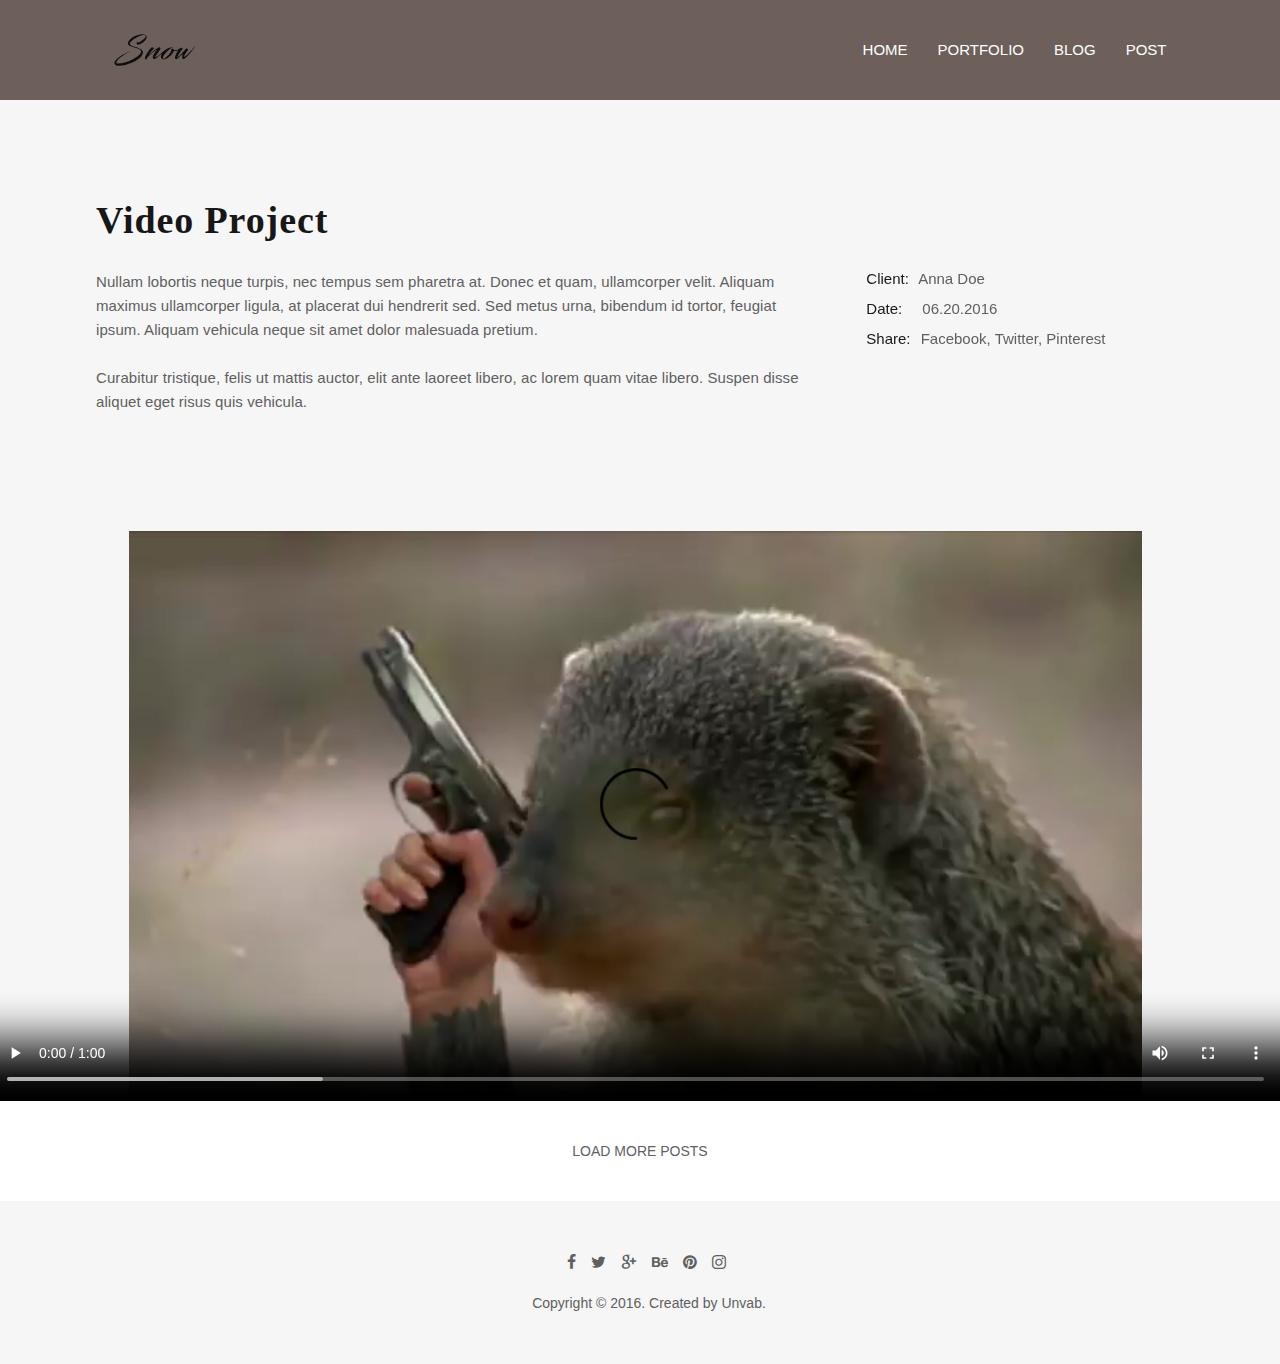
<file: single_work.html>
<!DOCTYPE html>
<html lang="en">
<head>
    <meta charset="UTF-8">
    <title>Single Work</title>
    <meta name="viewport" content="width=device-width, initial-scale=1">
    <link rel="stylesheet" href="css/default.css">
    <link rel="stylesheet" href="css/icomoon.css">
    <link rel="stylesheet" href="css/joint_footer.css">
    <link rel="stylesheet" href="css/reset.css">
    <link rel="stylesheet" href="js/slick.js">
    <link rel="stylesheet" href="css/single_work.css">
</head>
<body>
    <div id="wrapper">
        <header id="header">
            <div class="header-content">
                <div class="container">
                    <div class="header-wrapper">
                        <a href="#" class="logo"><img width="82" height="32" src="img/logo-dark.svg" alt="logo"></a>
                        <nav>
                            <span id="trigger" class="trigger">
                                <i></i>
                                <i></i>
                                <i></i>
                            </span>
                            <ul class="menu" id="menu">
                                <li><a href="index.html">Home</a></li>
                                <li><a href="portfolio.html">Portfolio</a></li>
                                <li><a href="blog.html">Blog</a></li>
                                <li><a href="single_post.html">Post</a></li>
                            </ul>
                        </nav>
                    </div>
                </div>
            </div>
        </header>
        <main id="main">
            <section class="single-work">
                <div class="container">
                    <div class="heading">
                        <div class="heading-contecnt">
                            <h2>
                                Video Project
                            </h2>
                            <p>
                                Nullam lobortis neque turpis, nec tempus sem pharetra at. Donec et quam, ullamcorper velit. Aliquam
                                maximus ullamcorper ligula, at placerat dui hendrerit sed. Sed metus urna, bibendum id tortor, feugiat
                                ipsum. Aliquam vehicula neque sit amet dolor malesuada pretium.
                            </p>
                            <p>
                                Curabitur tristique, felis ut mattis auctor, elit ante laoreet libero, ac lorem quam vitae libero. Suspen
                                disse aliquet eget risus quis vehicula.
                            </p>
                        </div>
                        <ul class="contact-list">
                            <li>
                                <strong class="contact-list_title">Client:</strong>
                                <span>Anna Doe</span></li>
                            <li>
                                <strong class="contact-list_title">Date:</strong>
                                <time datetime="2016-06-20">06.20.2016</time>
                            </li>
                            <li>
                                <strong class="contact-list_title">Share:</strong>
                                <a href="#">Facebook,</a>
                                <a href="#">Twitter,</a>
                                <a href="#">Pinterest</a></li>
                        </ul>
                    </div>
                </div>
                <div class="video-items">
                    <video controls src="video/Hello.mp4">
                    </video>
                </div>
            </section>
            <div class="load-more-post">
                load more posts
            </div>
        </main>
        <footer class="joint-footer">
            <div class="joint-footer-items">
                <ul class="joint-footer-icons">
                    <li><a href="#" class="icon-facebook"></a></li>
                    <li><a href="#" class="icon-twitter"></a></li>
                    <li><a href="#" class="icon-google"></a></li>
                    <li><a href="#" class="icon-behance"></a></li>
                    <li><a href="#" class="icon-pinterest"></a></li>
                    <li><a href="#" class="icon-instagram"></a></li>
                </ul>
                <div class="joint-underfooter">
                    Copyright &copy; 2016. Created by Unvab.
                </div>
            </div>
        </footer>
    </div>
    <script src="js/jquery-3.3.1.min.js"></script>
    <script src="js/slick.js"></script>
    <script src="js/masonry.pkgd.js"></script>
    <script src="js/main.js"></script>
</body>
</html>
</file>
<file: css/form.css>
input {
    display: block;

    width: 100%;
    margin: 0 0 30px;
}

input[type=text],
input[type=email] {
    font-family: 'Work Sans', sans-serif;
    font-size: 14px;

    width: 100%;
    height: 48px;
    padding: 15px 20px;

    border: 1px solid transparent;
    outline: none;
    background-color: #fff;
}

input[type=text]:focus {
    border: 1px solid #ccc;
    outline: none;
}

input[type=text]:active {
    border: 1px solid #ccc;
    outline: none;
}

input[type=text]:hover {
    opacity: .8;;
    outline: none;
}

input[type=text]::placeholder {
    font-size: 14px;

    color: #858585;
}

input[type=email]:focus {
    border: 1px solid #ccc;
    outline: none;
}

input[type=email]:active {
    border: 1px solid #ccc;
    outline: none;
}

input[type=email]:hover {
    opacity: .8;;
    outline: none;
}

input[type=email]::placeholder {
    font-size: 14px;

    color: #858585;
}

textarea {
    font-family: 'Work Sans', sans-serif;
    font-size: 14px;

    display: block;

    width: 100%;
    height: 170px;
    margin: 0 0 30px;
    padding: 15px 20px;

    border: 1px solid transparent;
    outline: none;
    background-color: #fff;
}

textarea:focus {
    border: 1px solid #ccc;
    outline: none;
}

textarea:active {
    border: 1px solid #ccc;
    outline: none;
}

textarea:hover {
    opacity: .8;;
    outline: none;
}

textarea::placeholder {
    font-size: 14px;

    color: #858585;
}

input[type=submit] {
    font-size: 14px;

    display: block;

    width: 100%;
    max-width: 180px;
    padding: 20px 10px;

    text-align: center;
    text-transform: uppercase;

    color: #fff;
    border: none;
    outline: none;
    background-color: #252525;
}

input[type='submit']:hover {
    cursor: pointer;

    opacity: .8;
}
</file>
<file: css/joint_footer.css>
.joint-footer-items {
    padding: 50px 0 50px 28px;

    text-align: center;
}

.joint-footer-icons {
    font-size: 16px;

    display: flex;

    justify-content: center;
}

.joint-footer-icons li {
    padding: 0 15px 15px 0;
}

.joint-underfooter {
    font-size: 14px;

    padding-right: 10px;
}
</file>
<file: css/default.css>
#wrapper {
    position: relative;

    overflow: hidden;
}

.container {
    width: 100%;
    max-width: 1200px;
    margin: 0 auto;
    padding: 0 15px;
}

.visibility-hidden {
    display: none;
}


body {
    font-family: 'Work Sans', sans-serif;
    font-size: 15px;
    line-height: 1.6;

    color: #5f5f5f;
    background: #f6f6f6;
}

a {
    outline: none;
}

p {
    margin: 0 0 38px 0;
}

h1 {
    font-family: 'Playfair Display', serif;
    font-size: 48px;
    font-weight: 700;
    line-height: 1.25; /*в консоли копируем первые 4 цифры после запятой, вычисляется - в макете лайн-хейз делим на фонт-сайз*/

    color: #fff;
}

h2 {
    font-family: 'Playfair Display', serif;
    font-size: 38px;
    font-weight: 700;

    margin-bottom: 30px;

    color: #171717;
}

h3 {
    font-family: 'Playfair Display', serif;
    font-size: 30px;
    font-weight: 700;

    margin-bottom: 30px;

    letter-spacing: .6px;

    color: #171717;
}

section {
    padding: 90px;
}

.row {
    display: flex;

    justify-content: space-between;
    align-items: center;
}
</file>
<file: css/icomoon.css>
@font-face {
  font-family: 'icomoon';
  src:  url('../fonts/icomoon.eot?1huyt4');
  src:  url('../fonts/icomoon.eot?1huyt4#iefix') format('embedded-opentype'),
    url('../fonts/icomoon.ttf?1huyt4') format('truetype'),
    url('../fonts/icomoon.woff?1huyt4') format('woff'),
    url('../fonts/icomoon.svg?1huyt4#icomoon') format('svg');
  font-weight: normal;
  font-style: normal;
}

[class^="icon-"], [class*=" icon-"] {
  /* use !important to prevent issues with browser extensions that change fonts */
  font-family: 'icomoon' !important;
  speak: none;
  font-style: normal;
  font-weight: normal;
  font-variant: normal;
  text-transform: none;
  line-height: 1;

  /* Better Font Rendering =========== */
  -webkit-font-smoothing: antialiased;
  -moz-osx-font-smoothing: grayscale;
}

.icon-google:before {
  content: "\e900";
}
.icon-quote-right:before {
  content: "\e90a";
}
.icon-quote-left:before {
  content: "\e90b";
}
.icon-pinterest:before {
  content: "\e909";
}
.icon-instagram:before {
  content: "\e901";
}
.icon-twitter:before {
  content: "\e902";
}
.icon-facebook:before {
  content: "\e903";
}
.icon-facebook-f:before {
  content: "\e903";
}
.icon-angle-down:before {
  content: "\e904";
}
.icon-heart-o:before {
  content: "\e905";
}
.icon-star-o:before {
  content: "\e906";
}
.icon-clock-o:before {
  content: "\e907";
}
.icon-suitcase:before {
  content: "\e908";
}
.icon-behance:before {
  content: "\eaa8";
}
</file>
<file: css/main.css>
.logo {
    display: block;

    width: calc(92px - 10px);
    margin: 0 10px 0 0;
}

#header {
    position: relative;

    display: flex;

    height: 100vh;

    text-align: center;

    background-repeat: no-repeat;
    background-position: center;
    background-size: cover;

    justify-content: center;
    align-items: center;
}


#header::before {
    content: '';

    background-color: rgba(0, 0, 0, .4);
}

.header-content {
    position: absolute;
    top: 0;
    right: 0;
    left: 0;

    padding: 37px 0;
}

.fixed-header {
    position: fixed;
    z-index: 3;
    top: 0;
    right: 0;
    left: 0;

    padding: 15px 0;

    transition: 0.5s;

    background-color: #6d605b;
}

.header-wrapper {
    display: flex;

    justify-content: space-between;
    align-items: center;
}

.menu {
    display: flex;

    width: calc(100% - 92px);

    justify-content: flex-end;
}

.menu li {
    font-size: 15px;
    font-weight: 500;

    margin: 0 30px 0 0;

    text-transform: uppercase;
}

.menu li:last-child {
    margin: 0;
}

.menu li a {
    transition: .3s;

    color: #fff;
}

.menu a:hover {
    color: #584638;
}

.main-tagline {
    position: relative;
    z-index: 1;

    max-width: 735px;
}

.subtitle {
    font-size: 14px;

    display: block;

    margin: 0 0 25px;

    text-transform: uppercase;

    color: #fff;
}

.text-style {
    font-style: italic;
}

.btn-down {
    position: absolute;
    bottom: 15px;
    left: 50%;

    transform: translateX(-50%);

    color: #fff;
}

.btn-down a {
    font-size: 25px;

    display: flex;

    width: 40px;
    height: 40px;

    border: 1px solid #fff;
    border-radius: 50%;

    justify-content: center;
    align-items: center;
}

.heading {
    max-width: 697px;
    margin: 0 auto 25px;

    text-align: center;
}

.signature {
    display: block;

    max-width: 228px;
    margin: 0 auto;
}

.our-achievements {
    padding: 112px 0 95px;

    background-position: 50% 50%;
    background-size: cover;
}

.our-achievements .row {
    margin: 0 -30px;
}


.our-achievements .col {
    width: 25%;
    padding: 0 30px;
}

.achievements-item {
    position: relative;

    padding: 0 0 0 55px;
}

.achievements-item i {
    font-size: 38px;

    position: absolute;
    top: 50%;
    left: 0;

    content: '\e908';
    transform: translateY(-50%);

    color: #fff;
}

.achievements-number {
    font-size: 18px;

    color: #fff;
}

.achievements-title {
    font-size: 14px;
    font-weight: 500;

    text-transform: uppercase;

    color: #fff;
}

.projects-items {
    display: flex;

    margin: 0 -15px;

    justify-content: space-between;
    flex-wrap: wrap;
}

.projects-item-col {
    width: 33.31%;
    padding: 0 15px;
}

.project-item {
    display: block;

    height: 250px;
    margin: 0 0 30px;

    transition: filter .3s ease-in-out;

    background-repeat: no-repeat;
    background-position: center;
    background-size: cover;

    filter: grayscale(100%);
}

.project-item:hover {
    filter: grayscale(0%);
}

.project-item:last-child {
    margin: 0;
}

.project-item.project-item-big {
    height: 530px;
}

.testimonials {
    background-position: 50% 50%;
    background-size: cover;
}

.single-item {
    max-width: 735px;
    margin: 0 auto;
    padding: 0 0 118px 0;
}

blockquote {
    font-family: 'Playfair Display', serif;
    font-size: 24px;
    font-style: italic;

    position: relative;

    padding-bottom: 38px;

    text-align: center;

    color: #fff;
}

blockquote p {
    position: relative;

    display: inline;

    vertical-align: middle;
}

blockquote p::after {
    font-family: 'icomoon';
    font-size: 10px;

    position: absolute;
    top: 0;
    left: -15px;

    content: '\e90a';
}

blockquote p::before {
    font-family: 'icomoon';
    font-size: 10px;

    position: absolute;
    right: -15px;
    bottom: 10px;

    content: '\e90b';
}


blockquote cite {
    font-size: 14px;
    font-style: normal;

    position: absolute;
    bottom: 0;
    left: 50%;

    display: block;

    transform: translateX(-50%);
    text-transform: uppercase;
}

.slick-slider {
    position: relative;
}

.slick-slider .slick-dots {
    position: absolute;
    bottom: 0;
    left: 50%;

    transform: translateX(-50%);
}



.slick-slider .slick-dots li {
    display: inline-block;

    margin: 0 5px;

    vertical-align: middle;
}

.slick-slider .slick-dots button {
    font-size: 0;
    line-height: 0;

    width: 6px;
    height: 6px;

    text-indent: -999px;

    border-radius: 50%;
    background-color: #5b5b5b;
}

.slick-slider .slick-dots .slick-active  button {
    width: 10px;
    height: 10px;

    background: #fff;
}

.block-logos {
    background: #fff;
}

.block-logos .row {
    padding: 60px 0 60px;
}

.block-logos .row img {
    margin: 0 auto;
}

.post-carousele {
    display: flex;

    margin: 0;
    padding: 0 0 60px 0;

    justify-content: space-between;
    flex-wrap: wrap;
}

.post-carousele.slick-initialized .slick-slide {
    margin: 0 13px;
}

.post-carousele.slick-slider .slick-dots .slick-active button {
    background: #000;
}

.post-block {
    width: 100%;
    max-width: 370px;
}

.post-block a {
    display: block;
}

.post-block p {
    margin: 0;
}

.post-image {
    position: relative;

    height: 240px;

    background-repeat: no-repeat;
    background-position: center;
    background-size: cover;
}

.post-figcap {
    font-size: 12px;

    position: absolute;
    bottom: 9px;
    left: 10px;

    width: 100%;
    max-width: 90px;
    padding: 6px 0 6px;

    text-align: center;
    text-transform: uppercase;

    color: #fff;
    background: #252525;
}

.post-text {
    padding: 16px 20px 22px 30px;

    background: #fff;
}

.post-title {
    font-size: 20px;

    margin-bottom: 7px;
}

.post-time {
    font-size: 12px;
    font-weight: 500;

    display: inline-block;

    margin-bottom: 12px;

    text-transform: uppercase;

    color: #171717;
}

.contact-info .row {
    align-items: flex-start;
}

.contact {
    width: calc(43% - 74px);
    margin: 0 74px 0 0;
}

.contact-list li {
    margin: 0 0 11px 0;
}

.contact-list_title {
    font-weight: 500;

    margin: 0 8px 0 0;

    color: #171717;
}

.contact-form {
    width: 57%;
}

.user-data {
    display: flex;

    margin-right: -15px;

    justify-content: space-between;
}


.user-data input[type=text],
input[type=email] {
    width: 50%;
    margin: 0 30px 30px 0;
}

.user-data input[type=email] {
    margin-right: 15px;
}

#footer {
    background: #0c0c0c;
}

.footer-block {
    border-bottom: 1px solid #252525;
}

.footer-block .row {
    align-items: flex-start;
}

.about-us {
    width: calc(33.3% - 33px);
    margin: 0 33px 0 0;
}

.latest-twits {
    width: calc(33.3% - 33px);
    margin: 0 33px 0 0;
}

.instagram {
    width: 33.4%;
    margin: 0;
}

.footer-heading h3 {
    font-family: 'Playfair Display', serif;
    font-size: 20px;
    font-weight: 700;

    margin: 0 0 24px 0;

    color: #fff;
}

.footer-heading p {
    font-family: 'Playfair Display', serif;

    margin: 0 0 37px 0;

    color: #fff;
}

.about-us-icons {
    font-size: 18px;

    display: flex;

    color: #fff;
}

.about-us-icons li {
    padding: 0 15px 0 0;
}

.latest-twits p {
    margin: 0 0 16px 0;
}

.twits-twitter {
    font-size: 18px;

    position: absolute;
    top: 4px;
    left: 0;
}

.twits-text {
    position: relative;

    padding: 0 0 18px 30px;

    color: #fff;
}

.instagram .row {
    justify-content: flex-start;
    flex-wrap: wrap;
}

.instagram .col {
    display: block;

    width: 100%;
    max-width: 85px;
    height: 85px;
    margin: 0 10px 10px 0;

    background-repeat: no-repeat;
    background-position: center;
    background-size: cover;
}

.underfooter {
    font-size: 14px;

    padding: 24px 0;

    text-align: center;

    color: #fff;
}

@media screen and (max-width:1024px) {
    .main-tagline {
        padding: 0 10px;
    }

    .our-achievements .row {
        margin: 0;
    }

    .projects-item-col {
        display: flex;

        width: 100%;

        justify-content: space-between;
        flex-wrap: wrap;
    }

    .project-item {
        width: calc(33.31% - 20px);
        margin: 0 10px 20px;
    }

    .project-item.project-item-big {
        height: 250px;
    }

    .single-item {
        padding-bottom: 59px;
    }

    .footer-block {
        padding: 30px;
    }
}

@media screen and (max-width: 768px) {
    .menu {
        display: none;
    }

    .trigger {
        display: inline-block;

        margin: 3px;

        cursor: pointer;

        position: absolute;
        top: 0;
        right: 0;
    }

    .trigger i {
        display: block;

        width: 30px;
        height: 6px;
        margin: 4px auto;

        background: #222;
    }

    .show {
        display: block;

        width: 100%;
    }

    nav {
        width: 100%;
    }

    .menu li {
        margin: 0;
    }

    .logo {
        margin: 0 0 15px 0;
    }

    .header-wrapper {
        display: block;
        position: relative;
        align-items: flex-start;
    }

    .main-tagline {
        padding: 0 10px;
    }

    .our-achievements {
        padding: 30px;
    }

    .our-achievements .row {
        margin: 0;

        justify-content: center;
    }
    .our-achievements .col {
        width: auto;
        padding: 0 30px 30px;
    }

    .projects-item-col {
        display: flex;

        width: 100%;

        justify-content: center;
        flex-wrap: wrap;
    }

    .project-item:last-child {
        margin: 0 0 20px;
    }

    .project-item {
        width: 100%;
        max-width: 250px;
        margin: 0 10px 20px;
    }

    .single-item {
        padding-bottom: 59px;
    }

    .contact-info {
        padding: 0 90px 90px 90px;
    }

    .contact-info .row {
        flex-direction: column;
    }

    .contact {
        width: 100%;
        margin-bottom: 30px;
    }

    .contact-form {
        width: 100%;
    }

    .footer-block .row {
        flex-direction: column;
    }

    .about-us,
    .latest-twits,
    .instagram {
        width: 100%;
        margin-bottom: 30px;
    }

    .instagram {
        margin: 0;
    }

    .footer-heading p {
        margin-bottom: 15px;
    }

    .instagram .row {
        flex-direction: inherit;

        margin-bottom: 0;

        justify-content: center;
    }
} 

@media screen and (min-width: 320px) and (max-width: 768px) {
    .main-tagline {
    transform: translateY(50%);
    }

    .main-tagline h1 {
        font-size: 33px;
    }

    .about-agency {
        padding: 15px 0;
    }

    .our-achievements {
        padding: 15px 0px;
    }

    .our-achievements .row {
    flex-wrap: wrap;
    }

    .our-achievements .col {
        width: 50%;
        padding: 0 0 15px;
    }

    .best-projects {
        padding: 0;
    }

    .testimonials {
        padding: 15px;
    }

    .blockquote {
        padding-bottom: 65px;
    }

    .latest-blog {
        padding: 0 0 15px 0;
    }



    .contact-info {
        padding: 15px 0;
}

}
</file>
<file: css/blog.css>
.logo {
    display: block;

    width: calc(92px - 10px);
    margin: 0 10px 0 0;
}

.header-content {
    padding: 34px 0;

    background: #6d605b;
}

.fixed-header {
    position: fixed;
    z-index: 3;
    top: 0;
    right: 0;
    left: 0;

    padding: 15px 0;

    transition: .5s;

    background-color: #6d605b;
}

.fixed-header .menu li a {
    color: #fff;
}

.fixed-header .menu li a:hover {
    color: #629ed2;
}

.header-wrapper {
    display: flex;

    justify-content: space-between;
    align-items: center;
}

.menu {
    display: flex;

    justify-content: flex-end;
}

.menu li {
    font-size: 15px;
    font-weight: 500;

    margin: 0 30px 0 0;

    text-transform: uppercase;
}

.menu li:last-child {
    margin: 0;
}

.menu li a {
    transition: .3s;

    color: #fff;
}

.menu li a:hover {
    color: #629ed2;
}

.blog-picture {
    height: calc(100vh - 100px);
    margin: -90px -90px 90px;

    background-color: #e2e2e2;
    background-repeat: no-repeat;
    background-position: center;
    background-size: cover;
}

.blog {
    padding: 90px 90px 50px;
}

.container-box {
    max-width: 780px;
}

.blog h1 {
    font-size: 38px;

    margin-bottom: 17px;

    letter-spacing: 1.1px;

    color: #171717;
}

.blog-detail {
    font-size: 12px;
    font-weight: 500;

    margin-bottom: 28px;

    text-transform: uppercase;
}

.datelink {
    margin: 0 20px;
}

.time {
    margin-left: 0;
}

.blog-description p {
    margin-bottom: 24px;
}

.parag-style {
    font-family: 'Playfair Display', serif;
    font-size: 20px;
    font-style: italic;
    line-height: 1.5;

    width: 100%;
    margin-bottom: 25px;

    color: #000;
}

.blog-links {
    font-size: 15px;
}

.link-style {
    font-weight: 500;
}

.comments {
    padding: 50px 90px 0;

    background: #fff;
}

.author-comment {
    max-width: 638px;
    margin-left: auto;
}

.title-comments {
    font-size: 24px;

    display: block;

    margin: 0 0 40px;

    color: #171717;
}

.comment {
    display: flex;
}

.user-img {
    display: block;

    width: 99px;
    height: 99px;

    border-radius: 50%;
}

.comment-description {
    position: relative;

    width: calc(100% - 99px);
    padding: 0 24px;

    color: #4b4b4b;
}

.user-name {
    display: block;

    margin: 0 0 22px;

    color: #000;
}

.comment-date,
.comment-replay {
    font-size: 12px;
    font-weight: 500;
    line-height: 24px;

    position: absolute;
    top: 0;

    color: #171717;;
}

.comment-date {
    right: 80px;
}

.comment-replay {
    right: 0;

    text-transform: uppercase;
}

.blog-contact-info {
    padding: 60px 90px;
}

.contact-form h2 {
    font-size: 24px;
}

.user-data {
    display: flex;

    margin-right: -15px;

    justify-content: space-between;
}

.user-data input[type=text],
input[type=email] {
    width: 50%;
    margin: 0 30px 30px 0;
}

.user-data input[type=email] {
    margin-right: 15px;
}

.load-more-post {
    font-size: 14px;

    padding: 38px 0;

    text-align: center;
    text-transform: uppercase;

    background: #fff;
}

@media screen and (min-width: 1024px) {
    .header-wrapper {
        width: 90%;
        margin: 0 auto;
    }
}

@media screen and (max-width: 1024px) {
    .header-wrapper {
        width: 90%;
        margin: 0 auto;
    }

    .main-picture {
        height: 50vh;
    }

    .blog {
        padding: 60px;
    }

    .blog-picture {
        margin-top: -60px;
    }

    .comments {
        padding: 30px;
    }

    .author-comment {
        max-width: 638px;
    }
}

@media screen and (max-width: 768px) {
    .menu {
        display: none;
    }

    .trigger {
        position: absolute;
        top: 0;
        right: 0;

        display: inline-block;

        margin: 3px;

        cursor: pointer;
    }

    .trigger i {
        display: block;

        width: 30px;
        height: 6px;
        margin: 4px auto;

        background: #222;
    }

    .show {
        display: block;

        width: 100%;
    }

    nav {
        width: 100%;
    }

    .menu {
        display: none;
    }

    .trigger {
        position: absolute;
        top: 0;
        right: 0;

        display: inline-block;

        margin: 3px;

        cursor: pointer;
    }

    .trigger i {
        display: block;

        width: 30px;
        height: 6px;
        margin: 4px auto;

        background: #222;
    }

    .show {
        display: block;

        width: 100%;
    }

    nav {
        width: 100%;
    }

    .menu li {
        margin: 0;
    }

    .header-wrapper {
        position: relative;

        display: block;
    }

    .header-content {
        text-align: center;
    }

    .main-picture {
        height: 50vh;
    }

    .blog {
        padding: 60px;
    }

    .comments {
        padding: 30px;
    }

    .author-comment {
        max-width: 578px;
    }
}

@media screen and (min-width: 320px) and (max-width: 768px) {
    .blog {
        padding: 15px 0;
    }

    .blog-picture {
        margin-top: -15px;
    }

    .blog-title h1 {
        font-size: 18px;
    }


    .datelink {
        margin: 0 5px;
    }

    .time {
        margin-left: 0;
    }

    .comments {
        padding: 0;
    }

    .comment {
        flex-direction: column;
    }

    .comment-description {
        width: 100%;
    }

    .comment-date {
        right: 55px;
    }

    .user-comment .comment-description {
        padding: 0;
    }

    .author-comment {
        margin-left: 15px;
    }

    .author-comment .comment-description {
        padding: 0;
    }

    .blog-contact-info {
        padding: 15px 0;
    }
}
</file>
<file: css/portfolio.css>
.logo {
    display: block;

    width: calc(92px - 10px);
    margin: 0 10px 0 0;
}

.header-content {
    padding: 34px 0;

    background: #6d605b;
}

.fixed-header {
    position: fixed;
    z-index: 3;
    top: 0;
    right: 0;
    left: 0;

    padding: 15px 0;

    transition: .5s;

    background-color: #6d605b;
}

.fixed-header .menu li a {
    color: #fff;
}

.fixed-header .menu li a:hover {
    color: #629ed2;
}

.header-wrapper {
    display: flex;

    justify-content: space-between;
    align-items: center;
}

.menu {
    display: flex;

    justify-content: flex-end;
}

.menu li {
    font-size: 15px;
    font-weight: 500;

    margin: 0 30px 0 0;

    text-transform: uppercase;
}

.menu li:last-child {
    margin: 0;
}

.menu li a {
    transition: .3s;

    color: #fff;
}

.menu li a:hover {
    color: #629ed2;
}

.clearfix {
    clear: both;
}

.portfolio {
    padding: 0 90px 90px 90px;
}

.heading {
    max-width: 697px;
    margin: 0 auto;
    padding: 20px 0;

    text-align: center;
}

.heading h2 {
    margin: 0;
}

.item {
    float: left;

    width: 33.31%;
    height: 300px;
}

.item a {
    position: relative;

    display: block;

    height: 100%;

    background-repeat: no-repeat;
    background-position: center;
    background-size: cover;
}

.item-hover {
    position: absolute;
    top: 0;
    right: 0;
    bottom: 0;
    left: 0;

    display: flex;
    visibility: hidden;

    transition: all .5s;
    text-align: center;

    opacity: 0;
    background-color: rgba(0, 0, 0, .8);

    justify-content: center;
    align-items: center;
}

.item-hover-title {
    font-family: Playfair Display, serif;
    font-size: 24px;

    position: relative;
    bottom: -30px;

    display: block;

    transition: all .5s;

    color: #fff;
}

.item-hover-text {
    font-family: Worksans, serif;
    font-size: 14px;
    font-weight: 500;

    position: relative;
    bottom: -30px;

    display: block;

    transition: all .6s;
    text-transform: uppercase;

    color: #fff;
}

.item a:hover .item-hover {
    visibility: visible;

    opacity: 1;
}

.item a:hover .item-hover .item-hover-title {
    bottom: 0;
}

.item a:hover .item-hover .item-hover-text {
    bottom: 0;
}

.load-more-post {
    font-size: 14px;

    padding: 38px 0;

    text-align: center;
    text-transform: uppercase;

    background: #fff;
}

@media screen and (min-width: 1024px) {
    .header-wrapper {
        width: 90%;
        margin: 0 auto;
    }
}

@media screen and (max-width:1024px) {
    .header-wrapper {
        width: 90%;
        margin: 0 auto;
    }

    .portfolio {
        padding: 0 45px;
    }

    .container {
        padding: 0;
    }
    .item {
        width: 50%;
    }
}

@media screen and (max-width:768px) {
    .portfolio,
    .container {
        padding: 0;
    }

    .menu {
        display: none;
    }

    .trigger {
        position: absolute;
        top: 0;
        right: 0;

        display: inline-block;

        margin: 3px;

        cursor: pointer;
    }

    .trigger i {
        display: block;

        width: 30px;
        height: 6px;
        margin: 4px auto;

        background: #222;
    }

    .show {
        display: block;

        width: 100%;
    }

    nav {
        width: 100%;
    }

    .menu li {
        margin: 0;
    }

    .header-wrapper {
        position: relative;

        display: block;
    }

    .header-content {
        text-align: center;
    }

    .item {
        width: 100%;
    }
}
</file>
<file: css/single_post.css>
.logo {
    display: block;

    width: calc(92px - 10px);
    margin: 0 10px 0 0;
}

.header-content {
    padding: 34px 0;

    background: #6d605b;
}

.fixed-header {
    position: fixed;
    z-index: 3;
    top: 0;
    right: 0;
    left: 0;

    padding: 15px 0;

    transition: .5s;

    background-color: #6d605b;
}

.fixed-header .menu li a {
    color: #fff;
}

.fixed-header .menu li a:hover {
    color: #629ed2;
}

.header-wrapper {
    display: flex;

    justify-content: space-between;
    align-items: center;
}

.menu {
    display: flex;

    justify-content: flex-end;
}

.menu li {
    font-size: 15px;
    font-weight: 500;

    margin: 0 30px 0 0;

    text-transform: uppercase;
}

.menu li:last-child {
    margin: 0;
}

.menu li a {
    transition: .3s;

    color: #fff;
}

.menu li a:hover {
    color: #629ed2;
}

.single-post {
    padding: 0 90px 90px 60px;
}

.heading {
    max-width: 697px;
    margin: 0 auto;
    padding: 20px 0;

    text-align: center;
}

.heading h2 {
    margin: 0;
}

.container {
    width: 100%;
    max-width: 1190px;
    margin: 0 auto;
    padding: 0 15px;
}

.projects-items {
    display: flex;

    margin: 0 -15px;

    flex-wrap: wrap;
}

.projects-item-col {
    display: flex;

    width: 100%;

    flex-wrap: wrap;
    justify-content: space-around;
}

.post-block {
    width: 33.31%;
    max-width: 370px;
    margin: 0 0 30px;

    background: #fff;
}

.post-block a {
    display: block;
}

.post-block p {
    margin: 0;

    letter-spacing: 0.1px;
}

.post-image {
    position: relative;

    height: 240px;
    margin: 0;

    background-repeat: no-repeat;
    background-position: center;
    background-size: cover;
}

.post-figcap {
    font-size: 12px;

    position: absolute;
    bottom: 9px;
    left: 10px;

    width: 100%;
    max-width: 90px;
    padding: 6px 0 6px;

    text-align: center;
    text-transform: uppercase;

    color: #fff;
    background: #252525;
}

.post-text {
    padding: 16px 24px 24px 30px;
}

.post-title {
    font-size: 20px;

    margin-bottom: 7px;

    letter-spacing: 0.5px;
}

.post-time {
    font-size: 12px;
    font-weight: 500;

    display: inline-block;

    margin-bottom: 12px;

    letter-spacing: 0.3px;
    text-transform: uppercase;

    color: #171717;
}

.load-more-post {
    font-size: 14px;

    padding: 38px 0;

    text-align: center;
    text-transform: uppercase;

    background: #fff;
}

@media screen and (max-width: 768px) {
    .menu {
        display: none;
    }

    .trigger {
        position: absolute;
        top: 0;
        right: 0;

        display: inline-block;

        margin: 3px;

        cursor: pointer;
    }

    .trigger i {
        display: block;

        width: 30px;
        height: 6px;
        margin: 4px auto;

        background: #222;
    }

    .show {
        display: block;

        width: 100%;
    }

    nav {
        width: 100%;
    }

    .menu li {
        margin: 0;
    }

    .header-wrapper {
        position: relative;

        display: block;
    }

    .header-content {
        display: flex;

        text-align: center;

        justify-content: center;
    }

    .single-post {
        padding: 5px;
    }

    .projects-item-col {
        display: flex;

        width: 100%;
        padding: 0;

        justify-content: space-around;
        flex-wrap: wrap;
    }

    .post-block {
        margin: 0 15px 15px;
    }

    .post-text {
        padding: 10px;
    }
<<<<<<< HEAD
=======

>>>>>>> dcbef2bfd9fc8422092fe4b520dd270eff3c6299
}

@media screen and (min-width: 1024px) {
    .header-wrapper {
        width: 90%;
        margin: 0 auto;
    }

    .post-block {
        width: 31.1%;
        margin: 0 0 30px;
    }
<<<<<<< HEAD
=======
    
    .post-block {
        width: 31.1%;
        margin: 0 0 30px;
    }
    
>>>>>>> dcbef2bfd9fc8422092fe4b520dd270eff3c6299
}

@media screen and (max-width: 1024px) {
    .header-wrapper {
        width: 90%;
        margin: 0 auto;
    }

    .single-post {
        padding: 10px;
    }

    .projects-item-col {
        display: flex;

        width: 100%;

        flex-wrap: wrap;
        justify-content: space-around;
    }

    .post-block {
        width: 31.1%;
        margin: 0 0 30px;
    }

    .post-text {
        padding: 10px;
    }
<<<<<<< HEAD
}

@media screen and (min-width: 320px) and (max-width: 768px) {
    .post-block {
        width: 100%;
        max-width: 320px;
    }
=======

}

@media screen and (min-width: 320px) and (max-width: 768px) {
        .post-block {
            width: 100%;
            max-width: 320px;
        }
        
>>>>>>> dcbef2bfd9fc8422092fe4b520dd270eff3c6299
}
</file>
<file: css/single_work.css>
.logo {
    display: block;

    width: calc(92px - 10px);
    margin: 0 10px 0 0;
}

.header-content {
    padding: 34px 0;

    background: #6d605b;
}

.fixed-header {
    position: fixed;
    z-index: 3;
    top: 0;
    right: 0;
    left: 0;

    padding: 15px 0;

    transition: .5s;

    background-color: #6d605b;
}

.fixed-header .menu li a {
    color: #fff;
}

.fixed-header .menu li a:hover {
    color: #629ed2;
}

.header-wrapper {
    display: flex;

    justify-content: space-between;
    align-items: center;
}

.menu {
    display: flex;

    justify-content: flex-end;
}

.menu li {
    font-size: 15px;
    font-weight: 500;

    margin: 0 30px 0 0;

    text-transform: uppercase;
}

.menu li:last-child {
    margin: 0;
}

.menu li a {
    transition: .3s;

    color: #fff;
}

.menu li a:hover {
    color: #629ed2;
}

p {
    margin: 0 0 24px 0;

    letter-spacing: .08px;
}

.single-work {
    padding: 90px 90px 0 81px;
}

.heading {
    display: flex;

    max-width: 100%;
    margin: 0;

    text-align: left;
}

.heading-contecnt {
    width: calc(70% - 30px);
    margin: 0 30px 93px 0;
}

.heading-contecnt h2 {
    margin: 0 0 19px;

    letter-spacing: .9px;
}

.parag-style {
    margin: 0;
}

.contact-list {
    position: relative;
    top: 77px;
    right: -15px;

    text-align: left;
}

.contact-list li {
    margin: 0 0 6px 0;
}

.contact-list_title {
    font-weight: 500;

    margin: 0 6px 0 0;

    color: #171717;
}

.contact-list time {
    margin-left: 10px;
}

.video-items {
    margin: 0 -90px;
}

.video-items video {
    width: 100%;
    height: 570px;

    vertical-align: top;
}

.load-more-post {
    font-size: 14px;

    padding: 39px 0;

    text-align: center;
    text-transform: uppercase;

    background: #fff;
}

@media screen and (min-width: 1024px) {
    .header-wrapper {
        width: 90%;
        margin: 0 auto;
    }
}

@media screen and (max-width: 1024px) {
    .video-items video {
        height: 100%;
    }
}

@media screen and (max-width: 768px) {
    .menu {
        display: none;
    }

    .trigger {
        position: absolute;
        top: 0;
        right: 0;

        display: inline-block;

        margin: 3px;

        cursor: pointer;
    }

    .trigger i {
        display: block;

        width: 30px;
        height: 6px;
        margin: 4px auto;

        background: #222;
    }

    .show {
        display: block;

        width: 100%;
    }

    nav {
        width: 100%;
    }

    .menu li {
        margin: 0;
    }

    .header-wrapper {
        position: relative;

        display: block;
    }

    .header-content {
         text-align: center;
    }
}

@media screen and (max-width: 321px) and (max-width: 768px) {
    .single-work {
        padding: 45px 0 0;
    }

    .video-items {
        margin: 0;
    }
}

@media screen and (max-width: 320px) {
    .heading {
        display: block;

        margin-bottom: 90px;
    }

    .heading-contecnt {
        width: 100%;
        margin: 0;
    }

    .contact-list {
        position: inherit;
    }
}
</file>
